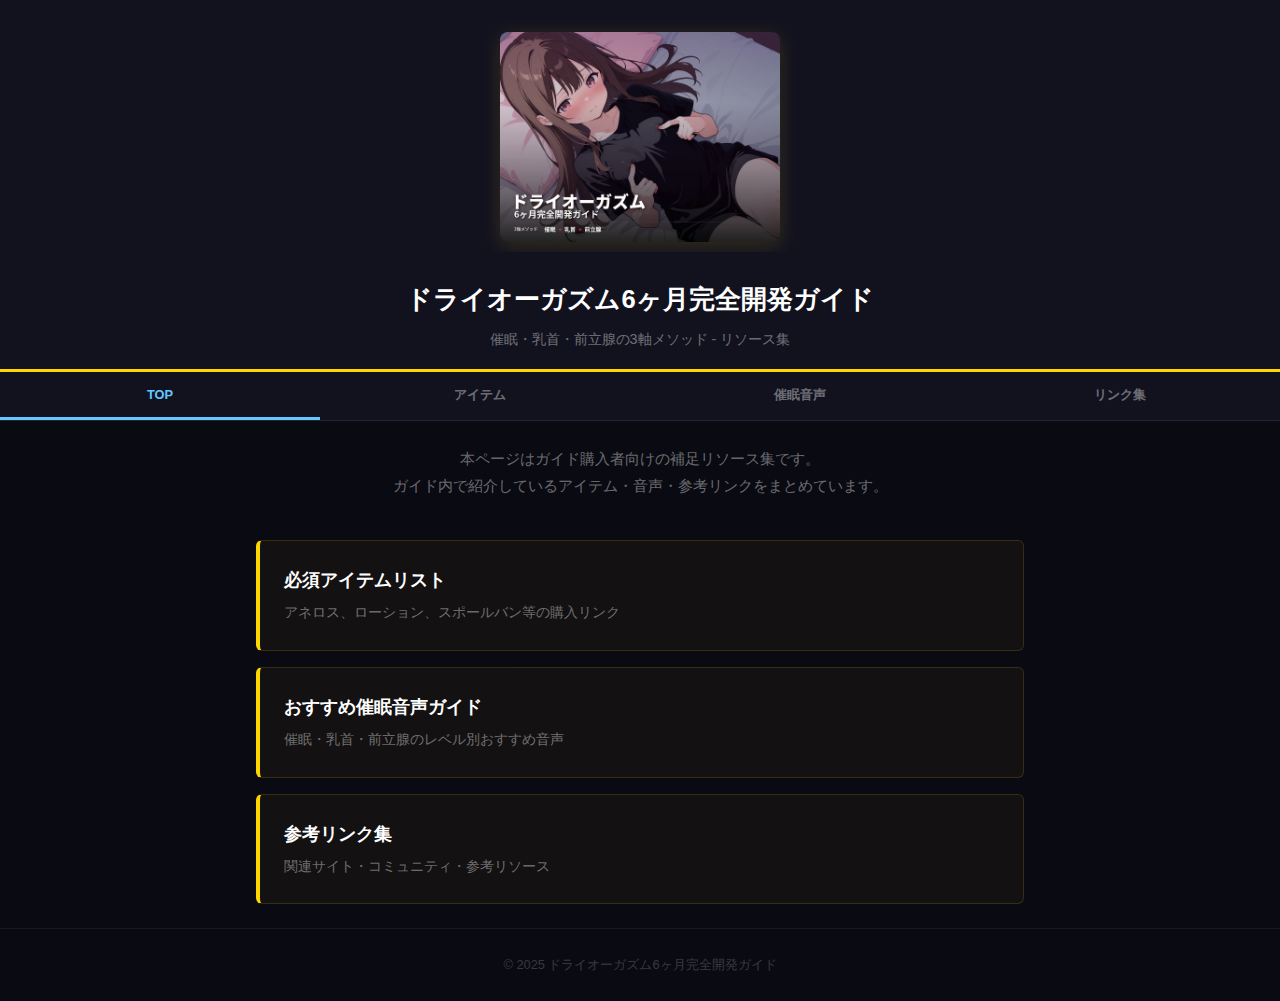
<file: src/index.html>
<!DOCTYPE html>
<html lang="ja">
<head>
  <meta charset="UTF-8">
  <meta name="viewport" content="width=device-width, initial-scale=1.0">
  <meta name="robots" content="noindex, nofollow">
  <title>ドライオーガズム6ヶ月完全開発ガイド - リソース集</title>
  <link rel="stylesheet" href="css/style.css">
</head>
<body>
  <div class="cover-image">
    <img src="cover-image.jpg" alt="ドライオーガズム6ヶ月完全開発ガイド">
  </div>

  <header>
    <h1>ドライオーガズム6ヶ月完全開発ガイド</h1>
    <p class="subtitle">催眠・乳首・前立腺の3軸メソッド - リソース集</p>
  </header>

  <nav class="tab-nav">
    <a href="index.html" class="active">TOP</a>
    <a href="pages/items.html">アイテム</a>
    <a href="pages/audio.html">催眠音声</a>
    <a href="pages/links.html">リンク集</a>
  </nav>

  <main>
    <p class="intro">
      本ページはガイド購入者向けの補足リソース集です。<br>
      ガイド内で紹介しているアイテム・音声・参考リンクをまとめています。
    </p>

    <nav class="card-nav">
      <a href="pages/items.html" class="card">
        <h2>必須アイテムリスト</h2>
        <p>アネロス、ローション、スポールバン等の購入リンク</p>
      </a>

      <a href="pages/audio.html" class="card">
        <h2>おすすめ催眠音声ガイド</h2>
        <p>催眠・乳首・前立腺のレベル別おすすめ音声</p>
      </a>

      <a href="pages/links.html" class="card">
        <h2>参考リンク集</h2>
        <p>関連サイト・コミュニティ・参考リソース</p>
      </a>
    </nav>
  </main>

  <footer>
    <p>&copy; 2025 ドライオーガズム6ヶ月完全開発ガイド</p>
  </footer>
</body>
</html>
</file>
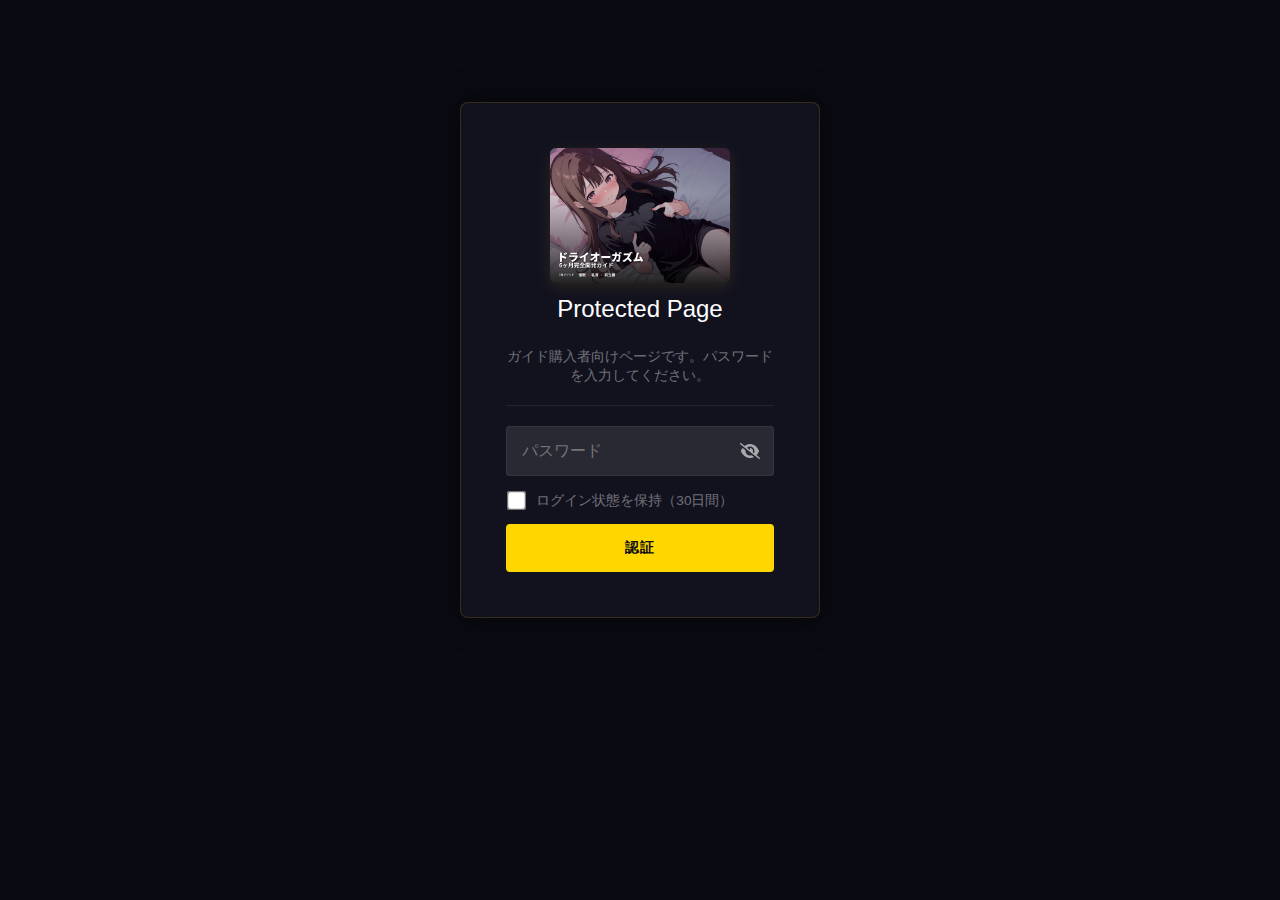
<file: docs/pages/audio.html>
<!DOCTYPE html>
<html class="staticrypt-html">
    <head>
        <meta charset="utf-8" />
        <title>Protected Page</title>
        <meta name="viewport" content="width=device-width, initial-scale=1" />
        <meta name="robots" content="noindex, nofollow" />

        <!-- do not cache this page -->
        <meta http-equiv="cache-control" content="max-age=0" />
        <meta http-equiv="cache-control" content="no-cache" />
        <meta http-equiv="expires" content="0" />
        <meta http-equiv="expires" content="Tue, 01 Jan 1980 1:00:00 GMT" />
        <meta http-equiv="pragma" content="no-cache" />

        <style>
            .staticrypt-hr {
                margin-top: 20px;
                margin-bottom: 20px;
                border: 0;
                border-top: 1px solid rgba(255, 255, 255, 0.08);
            }

            .staticrypt-page {
                width: 360px;
                padding: 8% 0 0;
                margin: auto;
                box-sizing: border-box;
            }

            .staticrypt-form {
                position: relative;
                z-index: 1;
                background: #12121f;
                max-width: 360px;
                margin: 0 auto 100px;
                padding: 45px;
                text-align: center;
                box-shadow: 0 0 30px rgba(0, 0, 0, 0.5);
                border-radius: 8px;
                border: 1px solid rgba(255, 215, 0, 0.15);
            }

            .staticrypt-form input[type="password"],
            input[type="text"] {
                background: inherit;
                border: 0;
                box-sizing: border-box;
                font-size: 14px;
                outline: 0;
                padding: 15px 30px 15px 15px;
                width: 100%;
                color: rgba(255, 255, 255, 0.85);
            }

            .staticrypt-password-container {
                position: relative;
                outline: 0;
                background: rgba(255, 255, 255, 0.05);
                width: 100%;
                border: 1px solid rgba(255, 255, 255, 0.1);
                border-radius: 4px;
                margin: 0 0 15px;
                box-sizing: border-box;
            }

            .staticrypt-toggle-password-visibility {
                cursor: pointer;
                height: 20px;
                opacity: 60%;
                padding: 13px;
                position: absolute;
                right: 0;
                top: 50%;
                transform: translateY(-50%);
                width: 20px;
                filter: invert(1);
            }

            .staticrypt-form .staticrypt-decrypt-button {
                text-transform: uppercase;
                outline: 0;
                background: #ffd700;
                width: 100%;
                border: 0;
                padding: 15px;
                color: #0a0a12;
                font-size: 14px;
                font-weight: bold;
                cursor: pointer;
                border-radius: 4px;
                letter-spacing: 0.05em;
                transition: filter 0.2s;
            }

            .staticrypt-form .staticrypt-decrypt-button:hover,
            .staticrypt-form .staticrypt-decrypt-button:active,
            .staticrypt-form .staticrypt-decrypt-button:focus {
                background: #ffd700;
                filter: brightness(110%);
            }

            .staticrypt-html {
                height: 100%;
            }

            .staticrypt-body {
                height: 100%;
                margin: 0;
            }

            .staticrypt-content {
                height: 100%;
                margin-bottom: 1em;
                background: #0a0a12;
                font-family: "Helvetica Neue", Arial, "Hiragino Kaku Gothic ProN", "Hiragino Sans", Meiryo, sans-serif;
                -webkit-font-smoothing: antialiased;
                -moz-osx-font-smoothing: grayscale;
            }

            .staticrypt-instructions {
                margin-top: -1em;
                margin-bottom: 1em;
            }

            .staticrypt-title {
                font-size: 1.5em;
                color: #fff;
            }

            .staticrypt-instructions p:not(.staticrypt-title) {
                color: rgba(255, 255, 255, 0.4);
                font-size: 0.9em;
            }

            .staticrypt-cover-image {
                margin-bottom: 1.2em;
            }

            .staticrypt-cover-image img {
                max-width: 180px;
                width: 100%;
                height: auto;
                border-radius: 6px;
                box-shadow: 0 4px 15px rgba(255, 215, 0, 0.1);
            }

            label.staticrypt-remember {
                display: flex;
                align-items: center;
                margin-bottom: 1em;
                color: rgba(255, 255, 255, 0.4);
                font-size: 0.85em;
            }

            .staticrypt-remember input[type="checkbox"] {
                transform: scale(1.5);
                margin-right: 1em;
                accent-color: #ffd700;
            }

            .hidden {
                display: none !important;
            }

            .staticrypt-spinner-container {
                height: 100%;
                display: flex;
                align-items: center;
                justify-content: center;
                background: #0a0a12;
            }

            .staticrypt-spinner {
                display: inline-block;
                width: 2rem;
                height: 2rem;
                vertical-align: text-bottom;
                border: 0.25em solid rgba(255, 215, 0, 0.3);
                border-right-color: transparent;
                border-radius: 50%;
                -webkit-animation: spinner-border 0.75s linear infinite;
                animation: spinner-border 0.75s linear infinite;
            }

            @keyframes spinner-border {
                100% {
                    transform: rotate(360deg);
                }
            }

            @media screen and (-webkit-min-device-pixel-ratio: 0) {
                .staticrypt-form input[type="password"],
                input[type="text"] {
                    font-size: 16px;
                }
            }

            @media (max-width: 600px) {
                .staticrypt-page {
                    width: 100%;
                    padding: 8% 1rem 0;
                }
                .staticrypt-form {
                    padding: 30px;
                }
                .staticrypt-cover-image img {
                    max-width: 140px;
                }
            }
        </style>
    </head>

    <body class="staticrypt-body">
        <div id="staticrypt_loading" class="staticrypt-spinner-container">
            <div class="staticrypt-spinner"></div>
        </div>

        <div id="staticrypt_content" class="staticrypt-content hidden">
            <div class="staticrypt-page">
                <div class="staticrypt-form">
                    <div class="staticrypt-cover-image">
                        <img src="../cover-image.jpg" alt="Cover" />
                    </div>

                    <div class="staticrypt-instructions">
                        <p class="staticrypt-title">Protected Page</p>
                        <p>ガイド購入者向けページです。パスワードを入力してください。</p>
                    </div>

                    <hr class="staticrypt-hr" />

                    <form id="staticrypt-form" action="#" method="post">
                        <div class="staticrypt-password-container">
                            <input
                                id="staticrypt-password"
                                type="password"
                                name="password"
                                placeholder="パスワード"
                                autofocus
                            />

                            <img
                                class="staticrypt-toggle-password-visibility"
                                alt="Show password"
                                title="Show password"
                                src="[data-uri]"
                            />
                        </div>

                        <label id="staticrypt-remember-label" class="staticrypt-remember hidden">
                            <input id="staticrypt-remember" type="checkbox" name="remember" />
                            ログイン状態を保持（30日間）
                        </label>

                        <input type="submit" class="staticrypt-decrypt-button" value="認証" />
                    </form>
                </div>
            </div>
        </div>

        <script>
            // these variables will be filled when generating the file - the template format is 'variable_name'
            const staticryptInitiator = ((function(){
  const exports = {};
  const cryptoEngine = ((function(){
  const exports = {};
  const { subtle } = crypto;

const IV_BITS = 16 * 8;
const HEX_BITS = 4;
const ENCRYPTION_ALGO = "AES-CBC";

/**
 * Translates between utf8 encoded hexadecimal strings
 * and Uint8Array bytes.
 */
const HexEncoder = {
    /**
     * hex string -> bytes
     * @param {string} hexString
     * @returns {Uint8Array}
     */
    parse: function (hexString) {
        if (hexString.length % 2 !== 0) throw "Invalid hexString";
        const arrayBuffer = new Uint8Array(hexString.length / 2);

        for (let i = 0; i < hexString.length; i += 2) {
            const byteValue = parseInt(hexString.substring(i, i + 2), 16);
            if (isNaN(byteValue)) {
                throw "Invalid hexString";
            }
            arrayBuffer[i / 2] = byteValue;
        }
        return arrayBuffer;
    },

    /**
     * bytes -> hex string
     * @param {Uint8Array} bytes
     * @returns {string}
     */
    stringify: function (bytes) {
        const hexBytes = [];

        for (let i = 0; i < bytes.length; ++i) {
            let byteString = bytes[i].toString(16);
            if (byteString.length < 2) {
                byteString = "0" + byteString;
            }
            hexBytes.push(byteString);
        }
        return hexBytes.join("");
    },
};

/**
 * Translates between utf8 strings and Uint8Array bytes.
 */
const UTF8Encoder = {
    parse: function (str) {
        return new TextEncoder().encode(str);
    },

    stringify: function (bytes) {
        return new TextDecoder().decode(bytes);
    },
};

/**
 * Salt and encrypt a msg with a password.
 */
async function encrypt(msg, hashedPassword) {
    // Must be 16 bytes, unpredictable, and preferably cryptographically random. However, it need not be secret.
    // https://developer.mozilla.org/en-US/docs/Web/API/SubtleCrypto/encrypt#parameters
    const iv = crypto.getRandomValues(new Uint8Array(IV_BITS / 8));

    const key = await subtle.importKey("raw", HexEncoder.parse(hashedPassword), ENCRYPTION_ALGO, false, ["encrypt"]);

    const encrypted = await subtle.encrypt(
        {
            name: ENCRYPTION_ALGO,
            iv: iv,
        },
        key,
        UTF8Encoder.parse(msg)
    );

    // iv will be 32 hex characters, we prepend it to the ciphertext for use in decryption
    return HexEncoder.stringify(iv) + HexEncoder.stringify(new Uint8Array(encrypted));
}
exports.encrypt = encrypt;

/**
 * Decrypt a salted msg using a password.
 *
 * @param {string} encryptedMsg
 * @param {string} hashedPassword
 * @returns {Promise<string>}
 */
async function decrypt(encryptedMsg, hashedPassword) {
    const ivLength = IV_BITS / HEX_BITS;
    const iv = HexEncoder.parse(encryptedMsg.substring(0, ivLength));
    const encrypted = encryptedMsg.substring(ivLength);

    const key = await subtle.importKey("raw", HexEncoder.parse(hashedPassword), ENCRYPTION_ALGO, false, ["decrypt"]);

    const outBuffer = await subtle.decrypt(
        {
            name: ENCRYPTION_ALGO,
            iv: iv,
        },
        key,
        HexEncoder.parse(encrypted)
    );

    return UTF8Encoder.stringify(new Uint8Array(outBuffer));
}
exports.decrypt = decrypt;

/**
 * Salt and hash the password so it can be stored in localStorage without opening a password reuse vulnerability.
 *
 * @param {string} password
 * @param {string} salt
 * @returns {Promise<string>}
 */
async function hashPassword(password, salt) {
    // we hash the password in multiple steps, each adding more iterations. This is because we used to allow less
    // iterations, so for backward compatibility reasons, we need to support going from that to more iterations.
    let hashedPassword = await hashLegacyRound(password, salt);

    hashedPassword = await hashSecondRound(hashedPassword, salt);

    return hashThirdRound(hashedPassword, salt);
}
exports.hashPassword = hashPassword;

/**
 * This hashes the password with 1k iterations. This is a low number, we need this function to support backwards
 * compatibility.
 *
 * @param {string} password
 * @param {string} salt
 * @returns {Promise<string>}
 */
function hashLegacyRound(password, salt) {
    return pbkdf2(password, salt, 1000, "SHA-1");
}
exports.hashLegacyRound = hashLegacyRound;

/**
 * Add a second round of iterations. This is because we used to use 1k, so for backwards compatibility with
 * remember-me/autodecrypt links, we need to support going from that to more iterations.
 *
 * @param hashedPassword
 * @param salt
 * @returns {Promise<string>}
 */
function hashSecondRound(hashedPassword, salt) {
    return pbkdf2(hashedPassword, salt, 14000, "SHA-256");
}
exports.hashSecondRound = hashSecondRound;

/**
 * Add a third round of iterations to bring total number to 600k. This is because we used to use 1k, then 15k, so for
 * backwards compatibility with remember-me/autodecrypt links, we need to support going from that to more iterations.
 *
 * @param hashedPassword
 * @param salt
 * @returns {Promise<string>}
 */
function hashThirdRound(hashedPassword, salt) {
    return pbkdf2(hashedPassword, salt, 585000, "SHA-256");
}
exports.hashThirdRound = hashThirdRound;

/**
 * Salt and hash the password so it can be stored in localStorage without opening a password reuse vulnerability.
 *
 * @param {string} password
 * @param {string} salt
 * @param {int} iterations
 * @param {string} hashAlgorithm
 * @returns {Promise<string>}
 */
async function pbkdf2(password, salt, iterations, hashAlgorithm) {
    const key = await subtle.importKey("raw", UTF8Encoder.parse(password), "PBKDF2", false, ["deriveBits"]);

    const keyBytes = await subtle.deriveBits(
        {
            name: "PBKDF2",
            hash: hashAlgorithm,
            iterations,
            salt: UTF8Encoder.parse(salt),
        },
        key,
        256
    );

    return HexEncoder.stringify(new Uint8Array(keyBytes));
}

function generateRandomSalt() {
    const bytes = crypto.getRandomValues(new Uint8Array(128 / 8));

    return HexEncoder.stringify(new Uint8Array(bytes));
}
exports.generateRandomSalt = generateRandomSalt;

async function signMessage(hashedPassword, message) {
    const key = await subtle.importKey(
        "raw",
        HexEncoder.parse(hashedPassword),
        {
            name: "HMAC",
            hash: "SHA-256",
        },
        false,
        ["sign"]
    );
    const signature = await subtle.sign("HMAC", key, UTF8Encoder.parse(message));

    return HexEncoder.stringify(new Uint8Array(signature));
}
exports.signMessage = signMessage;

function getRandomAlphanum() {
    const possibleCharacters = "abcdefghijklmnopqrstuvwxyzABCDEFGHIJKLMNOPQRSTUVWXYZ0123456789";

    let byteArray;
    let parsedInt;

    // Keep generating new random bytes until we get a value that falls
    // within a range that can be evenly divided by possibleCharacters.length
    do {
        byteArray = crypto.getRandomValues(new Uint8Array(1));
        // extract the lowest byte to get an int from 0 to 255 (probably unnecessary, since we're only generating 1 byte)
        parsedInt = byteArray[0] & 0xff;
    } while (parsedInt >= 256 - (256 % possibleCharacters.length));

    // Take the modulo of the parsed integer to get a random number between 0 and totalLength - 1
    const randomIndex = parsedInt % possibleCharacters.length;

    return possibleCharacters[randomIndex];
}

/**
 * Generate a random string of a given length.
 *
 * @param {int} length
 * @returns {string}
 */
function generateRandomString(length) {
    let randomString = "";

    for (let i = 0; i < length; i++) {
        randomString += getRandomAlphanum();
    }

    return randomString;
}
exports.generateRandomString = generateRandomString;

  return exports;
})());
const codec = ((function(){
  const exports = {};
  /**
 * Initialize the codec with the provided cryptoEngine - this return functions to encode and decode messages.
 *
 * @param cryptoEngine - the engine to use for encryption / decryption
 */
function init(cryptoEngine) {
    const exports = {};

    /**
     * Top-level function for encoding a message.
     * Includes password hashing, encryption, and signing.
     *
     * @param {string} msg
     * @param {string} password
     * @param {string} salt
     *
     * @returns {string} The encoded text
     */
    async function encode(msg, password, salt) {
        const hashedPassword = await cryptoEngine.hashPassword(password, salt);

        const encrypted = await cryptoEngine.encrypt(msg, hashedPassword);

        // we use the hashed password in the HMAC because this is effectively what will be used a password (so we can store
        // it in localStorage safely, we don't use the clear text password)
        const hmac = await cryptoEngine.signMessage(hashedPassword, encrypted);

        return hmac + encrypted;
    }
    exports.encode = encode;

    /**
     * Encode using a password that has already been hashed. This is useful to encode multiple messages in a row, that way
     * we don't need to hash the password multiple times.
     *
     * @param {string} msg
     * @param {string} hashedPassword
     *
     * @returns {string} The encoded text
     */
    async function encodeWithHashedPassword(msg, hashedPassword) {
        const encrypted = await cryptoEngine.encrypt(msg, hashedPassword);

        // we use the hashed password in the HMAC because this is effectively what will be used a password (so we can store
        // it in localStorage safely, we don't use the clear text password)
        const hmac = await cryptoEngine.signMessage(hashedPassword, encrypted);

        return hmac + encrypted;
    }
    exports.encodeWithHashedPassword = encodeWithHashedPassword;

    /**
     * Top-level function for decoding a message.
     * Includes signature check and decryption.
     *
     * @param {string} signedMsg
     * @param {string} hashedPassword
     * @param {string} salt
     * @param {int} backwardCompatibleAttempt
     * @param {string} originalPassword
     *
     * @returns {Object} {success: true, decoded: string} | {success: false, message: string}
     */
    async function decode(signedMsg, hashedPassword, salt, backwardCompatibleAttempt = 0, originalPassword = "") {
        const encryptedHMAC = signedMsg.substring(0, 64);
        const encryptedMsg = signedMsg.substring(64);
        const decryptedHMAC = await cryptoEngine.signMessage(hashedPassword, encryptedMsg);

        if (decryptedHMAC !== encryptedHMAC) {
            // we have been raising the number of iterations in the hashing algorithm multiple times, so to support the old
            // remember-me/autodecrypt links we need to try bringing the old hashes up to speed.
            originalPassword = originalPassword || hashedPassword;
            if (backwardCompatibleAttempt === 0) {
                const updatedHashedPassword = await cryptoEngine.hashThirdRound(originalPassword, salt);

                return decode(signedMsg, updatedHashedPassword, salt, backwardCompatibleAttempt + 1, originalPassword);
            }
            if (backwardCompatibleAttempt === 1) {
                let updatedHashedPassword = await cryptoEngine.hashSecondRound(originalPassword, salt);
                updatedHashedPassword = await cryptoEngine.hashThirdRound(updatedHashedPassword, salt);

                return decode(signedMsg, updatedHashedPassword, salt, backwardCompatibleAttempt + 1, originalPassword);
            }

            return { success: false, message: "Signature mismatch" };
        }

        return {
            success: true,
            decoded: await cryptoEngine.decrypt(encryptedMsg, hashedPassword),
        };
    }
    exports.decode = decode;

    return exports;
}
exports.init = init;

  return exports;
})());
const decode = codec.init(cryptoEngine).decode;

/**
 * Initialize the staticrypt module, that exposes functions callbable by the password_template.
 *
 * @param {{
 *  staticryptEncryptedMsgUniqueVariableName: string,
 *  isRememberEnabled: boolean,
 *  rememberDurationInDays: number,
 *  staticryptSaltUniqueVariableName: string,
 * }} staticryptConfig - object of data that is stored on the password_template at encryption time.
 *
 * @param {{
 *  rememberExpirationKey: string,
 *  rememberPassphraseKey: string,
 *  replaceHtmlCallback: function,
 *  clearLocalStorageCallback: function,
 * }} templateConfig - object of data that can be configured by a custom password_template.
 */
function init(staticryptConfig, templateConfig) {
    const exports = {};

    /**
     * Decrypt our encrypted page, replace the whole HTML.
     *
     * @param {string} hashedPassword
     * @returns {Promise<boolean>}
     */
    async function decryptAndReplaceHtml(hashedPassword) {
        const { staticryptEncryptedMsgUniqueVariableName, staticryptSaltUniqueVariableName } = staticryptConfig;
        const { replaceHtmlCallback } = templateConfig;

        const result = await decode(
            staticryptEncryptedMsgUniqueVariableName,
            hashedPassword,
            staticryptSaltUniqueVariableName
        );
        if (!result.success) {
            return false;
        }
        const plainHTML = result.decoded;

        // if the user configured a callback call it, otherwise just replace the whole HTML
        if (typeof replaceHtmlCallback === "function") {
            replaceHtmlCallback(plainHTML);
        } else {
            document.write(plainHTML);
            document.close();
        }

        return true;
    }

    /**
     * Attempt to decrypt the page and replace the whole HTML.
     *
     * @param {string} password
     * @param {boolean} isRememberChecked
     *
     * @returns {Promise<{isSuccessful: boolean, hashedPassword?: string}>} - we return an object, so that if we want to
     *   expose more information in the future we can do it without breaking the password_template
     */
    async function handleDecryptionOfPage(password, isRememberChecked) {
        const { staticryptSaltUniqueVariableName } = staticryptConfig;

        // decrypt and replace the whole page
        const hashedPassword = await cryptoEngine.hashPassword(password, staticryptSaltUniqueVariableName);
        return handleDecryptionOfPageFromHash(hashedPassword, isRememberChecked);
    }
    exports.handleDecryptionOfPage = handleDecryptionOfPage;

    async function handleDecryptionOfPageFromHash(hashedPassword, isRememberChecked) {
        const { isRememberEnabled, rememberDurationInDays } = staticryptConfig;
        const { rememberExpirationKey, rememberPassphraseKey } = templateConfig;

        const isDecryptionSuccessful = await decryptAndReplaceHtml(hashedPassword);

        if (!isDecryptionSuccessful) {
            return {
                isSuccessful: false,
                hashedPassword,
            };
        }

        // remember the hashedPassword and set its expiration if necessary
        if (isRememberEnabled && isRememberChecked) {
            window.localStorage.setItem(rememberPassphraseKey, hashedPassword);

            // set the expiration if the duration isn't 0 (meaning no expiration)
            if (rememberDurationInDays > 0) {
                window.localStorage.setItem(
                    rememberExpirationKey,
                    (new Date().getTime() + rememberDurationInDays * 24 * 60 * 60 * 1000).toString()
                );
            }
        }

        return {
            isSuccessful: true,
            hashedPassword,
        };
    }
    exports.handleDecryptionOfPageFromHash = handleDecryptionOfPageFromHash;

    /**
     * Clear localstorage from staticrypt related values
     */
    function clearLocalStorage() {
        const { clearLocalStorageCallback, rememberExpirationKey, rememberPassphraseKey } = templateConfig;

        if (typeof clearLocalStorageCallback === "function") {
            clearLocalStorageCallback();
        } else {
            localStorage.removeItem(rememberPassphraseKey);
            localStorage.removeItem(rememberExpirationKey);
        }
    }

    async function handleDecryptOnLoad() {
        let isSuccessful = await decryptOnLoadFromUrl();

        if (!isSuccessful) {
            isSuccessful = await decryptOnLoadFromRememberMe();
        }

        return { isSuccessful };
    }
    exports.handleDecryptOnLoad = handleDecryptOnLoad;

    /**
     * Clear storage if we are logging out
     *
     * @returns {boolean} - whether we logged out
     */
    function logoutIfNeeded() {
        const logoutKey = "staticrypt_logout";

        // handle logout through query param
        const queryParams = new URLSearchParams(window.location.search);
        if (queryParams.has(logoutKey)) {
            clearLocalStorage();
            return true;
        }

        // handle logout through URL fragment
        const hash = window.location.hash.substring(1);
        if (hash.includes(logoutKey)) {
            clearLocalStorage();
            return true;
        }

        return false;
    }

    /**
     * To be called on load: check if we want to try to decrypt and replace the HTML with the decrypted content, and
     * try to do it if needed.
     *
     * @returns {Promise<boolean>} true if we derypted and replaced the whole page, false otherwise
     */
    async function decryptOnLoadFromRememberMe() {
        const { rememberDurationInDays } = staticryptConfig;
        const { rememberExpirationKey, rememberPassphraseKey } = templateConfig;

        // if we are login out, terminate
        if (logoutIfNeeded()) {
            return false;
        }

        // if there is expiration configured, check if we're not beyond the expiration
        if (rememberDurationInDays && rememberDurationInDays > 0) {
            const expiration = localStorage.getItem(rememberExpirationKey),
                isExpired = expiration && new Date().getTime() > parseInt(expiration);

            if (isExpired) {
                clearLocalStorage();
                return false;
            }
        }

        const hashedPassword = localStorage.getItem(rememberPassphraseKey);

        if (hashedPassword) {
            // try to decrypt
            const isDecryptionSuccessful = await decryptAndReplaceHtml(hashedPassword);

            // if the decryption is unsuccessful the password might be wrong - silently clear the saved data and let
            // the user fill the password form again
            if (!isDecryptionSuccessful) {
                clearLocalStorage();
                return false;
            }

            return true;
        }

        return false;
    }

    async function decryptOnLoadFromUrl() {
        const passwordKey = "staticrypt_pwd";
        const rememberMeKey = "remember_me";

        // try to get the password from the query param (for backward compatibility - we now want to avoid this method,
        // since it sends the hashed password to the server which isn't needed)
        const queryParams = new URLSearchParams(window.location.search);
        const hashedPasswordQuery = queryParams.get(passwordKey);
        const rememberMeQuery = queryParams.get(rememberMeKey);

        const urlFragment = window.location.hash.substring(1);
        // get the password from the url fragment
        const hashedPasswordRegexMatch = urlFragment.match(new RegExp(passwordKey + "=([^&]*)"));
        const hashedPasswordFragment = hashedPasswordRegexMatch ? hashedPasswordRegexMatch[1] : null;
        const rememberMeFragment = urlFragment.includes(rememberMeKey);

        const hashedPassword = hashedPasswordFragment || hashedPasswordQuery;
        const rememberMe = rememberMeFragment || rememberMeQuery;

        if (hashedPassword) {
            return handleDecryptionOfPageFromHash(hashedPassword, rememberMe);
        }

        return false;
    }

    return exports;
}
exports.init = init;

  return exports;
})());
            const templateError = "パスワードが違います",
                templateToggleAltShow = "Show password",
                templateToggleAltHide = "Hide password",
                isRememberEnabled = true,
                staticryptConfig = {"staticryptEncryptedMsgUniqueVariableName":"[base64]","isRememberEnabled":true,"rememberDurationInDays":30,"staticryptSaltUniqueVariableName":"50ad0dee8ce6b9dc1645f409ec5d5785"};

            // you can edit these values to customize some of the behavior of StatiCrypt
            const templateConfig = {
                rememberExpirationKey: "staticrypt_expiration",
                rememberPassphraseKey: "staticrypt_passphrase",
                replaceHtmlCallback: null,
                clearLocalStorageCallback: null,
            };

            // init the staticrypt engine
            const staticrypt = staticryptInitiator.init(staticryptConfig, templateConfig);

            // try to automatically decrypt on load if there is a saved password
            window.onload = async function () {
                const { isSuccessful } = await staticrypt.handleDecryptOnLoad();

                // if we didn't decrypt anything on load, show the password prompt. Otherwise the content has already been
                // replaced, no need to do anything
                if (!isSuccessful) {
                    // hide loading screen
                    document.getElementById("staticrypt_loading").classList.add("hidden");
                    document.getElementById("staticrypt_content").classList.remove("hidden");
                    document.getElementById("staticrypt-password").focus();

                    // show the remember me checkbox
                    if (isRememberEnabled) {
                        document.getElementById("staticrypt-remember-label").classList.remove("hidden");
                    }
                }
            };

            // toggle password visibility
            const toggleIcon = document.querySelector(".staticrypt-toggle-password-visibility");
            // these two icons are coming from FontAwesome
            const imgSrcEyeClosed =
                "[data-uri]";
            const imgSrcEyeOpened =
                "[data-uri]";
            toggleIcon.addEventListener("click", function () {
                const passwordInput = document.getElementById("staticrypt-password");
                if (passwordInput.type === "password") {
                    passwordInput.type = "text";
                    toggleIcon.src = imgSrcEyeOpened;
                    toggleIcon.alt = templateToggleAltHide;
                    toggleIcon.title = templateToggleAltHide;
                } else {
                    passwordInput.type = "password";
                    toggleIcon.src = imgSrcEyeClosed;
                    toggleIcon.alt = templateToggleAltShow;
                    toggleIcon.title = templateToggleAltShow;
                }
            });

            // handle password form submission
            document.getElementById("staticrypt-form").addEventListener("submit", async function (e) {
                e.preventDefault();

                const password = document.getElementById("staticrypt-password").value,
                    isRememberChecked = document.getElementById("staticrypt-remember").checked;

                const { isSuccessful } = await staticrypt.handleDecryptionOfPage(password, isRememberChecked);

                if (!isSuccessful) {
                    alert(templateError);
                }
            });
        </script>
    </body>
</html>
</file>
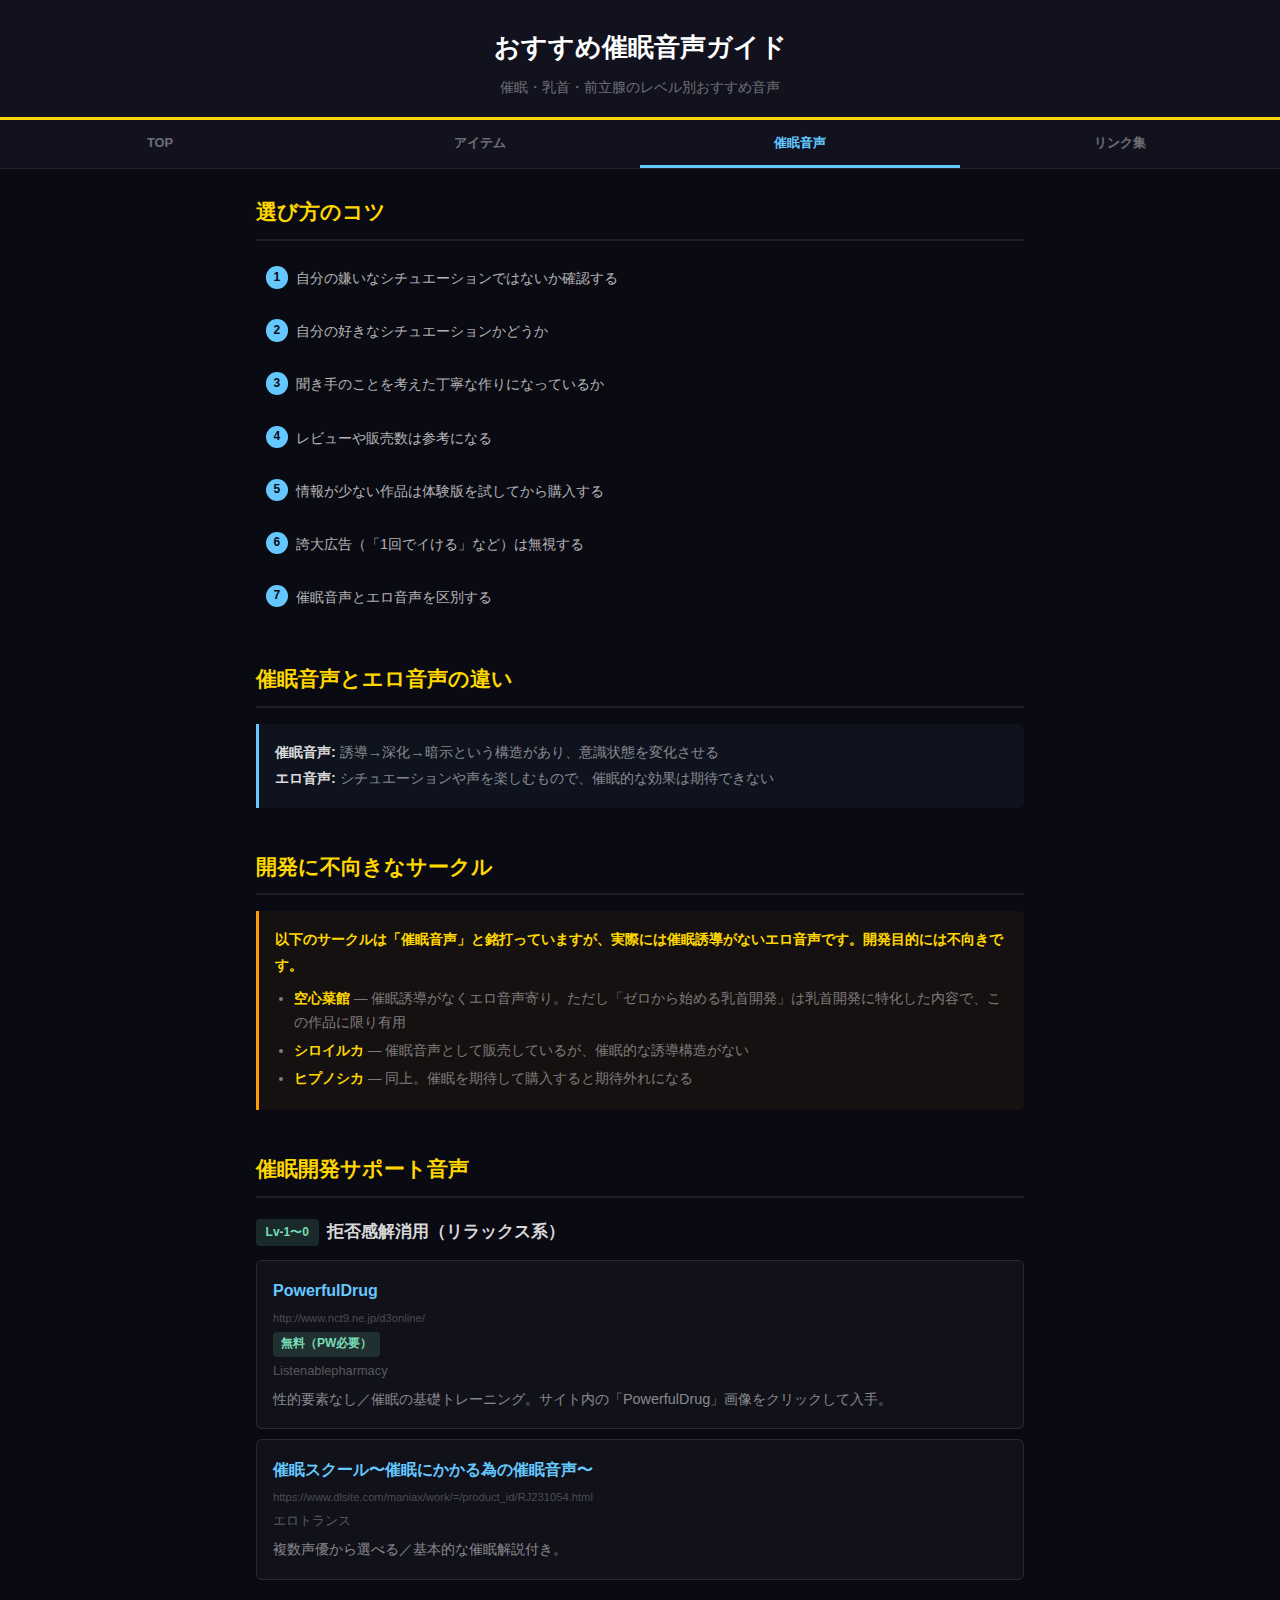
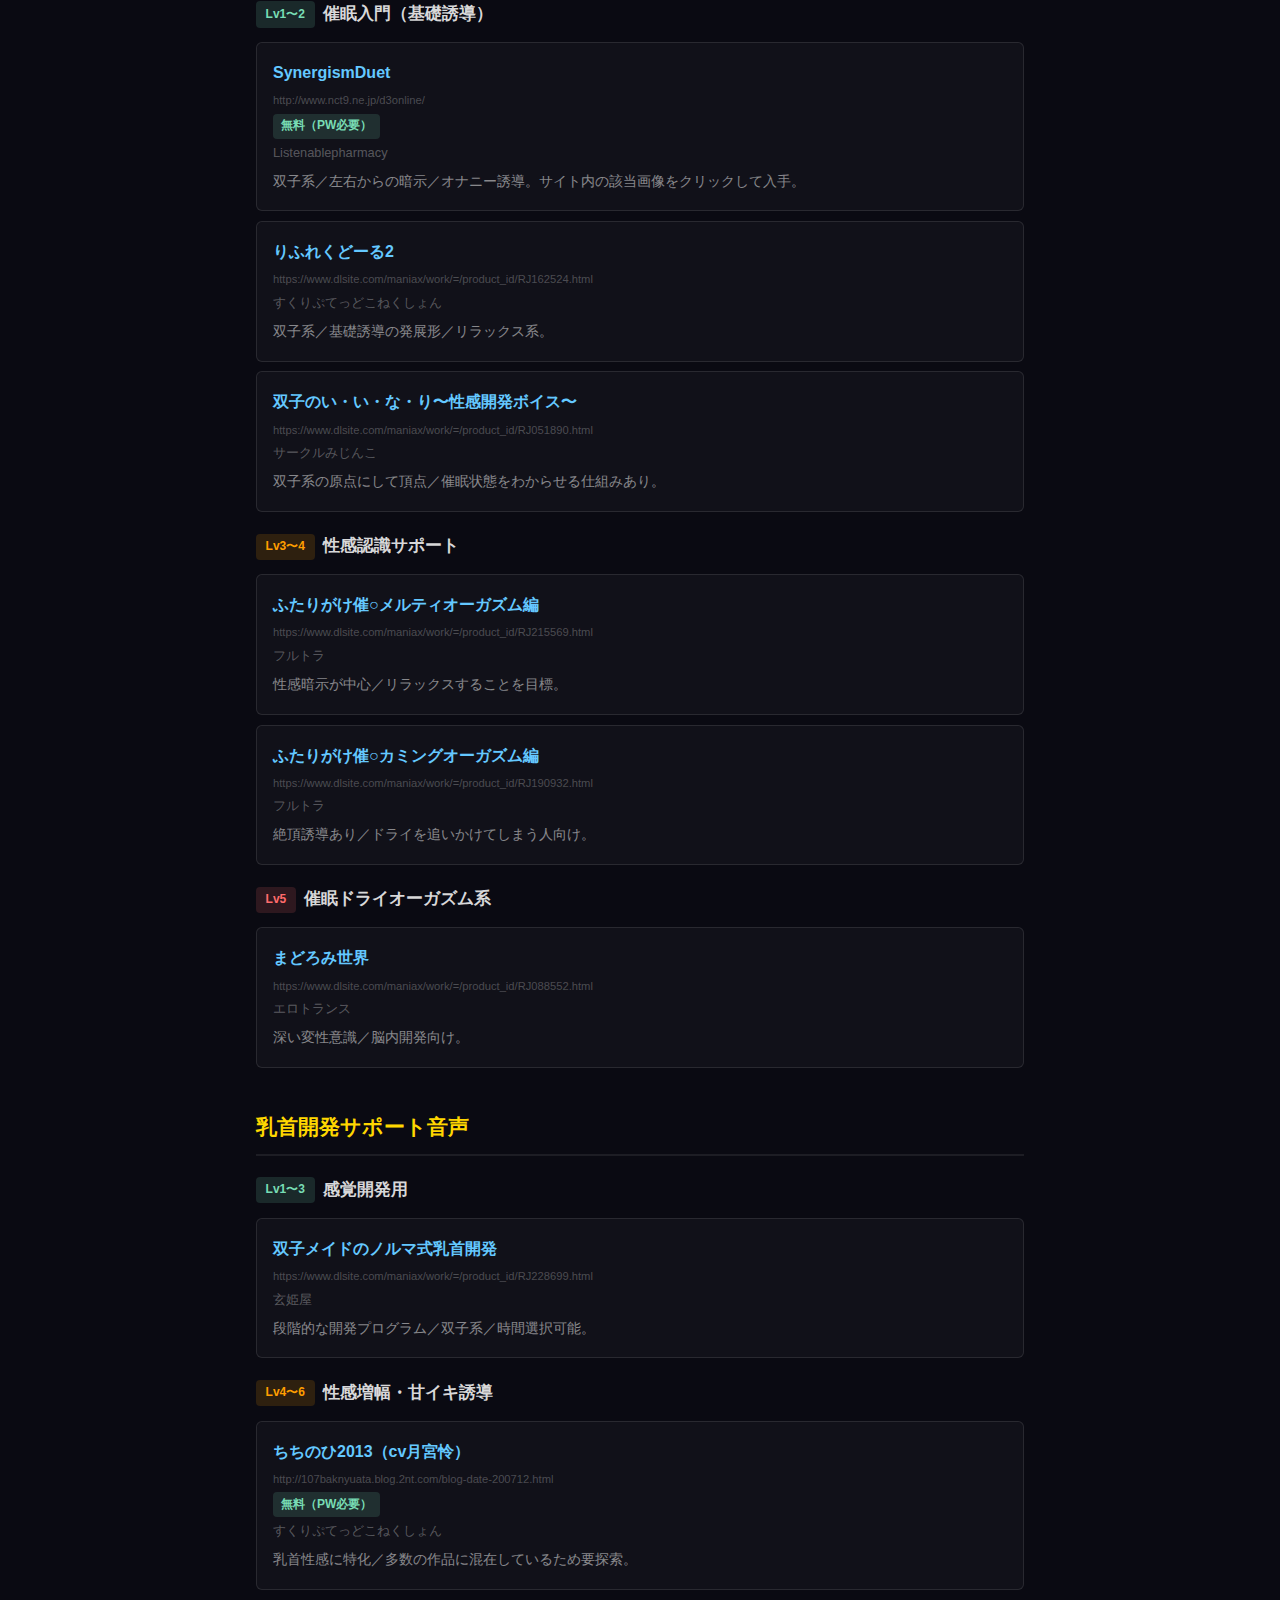
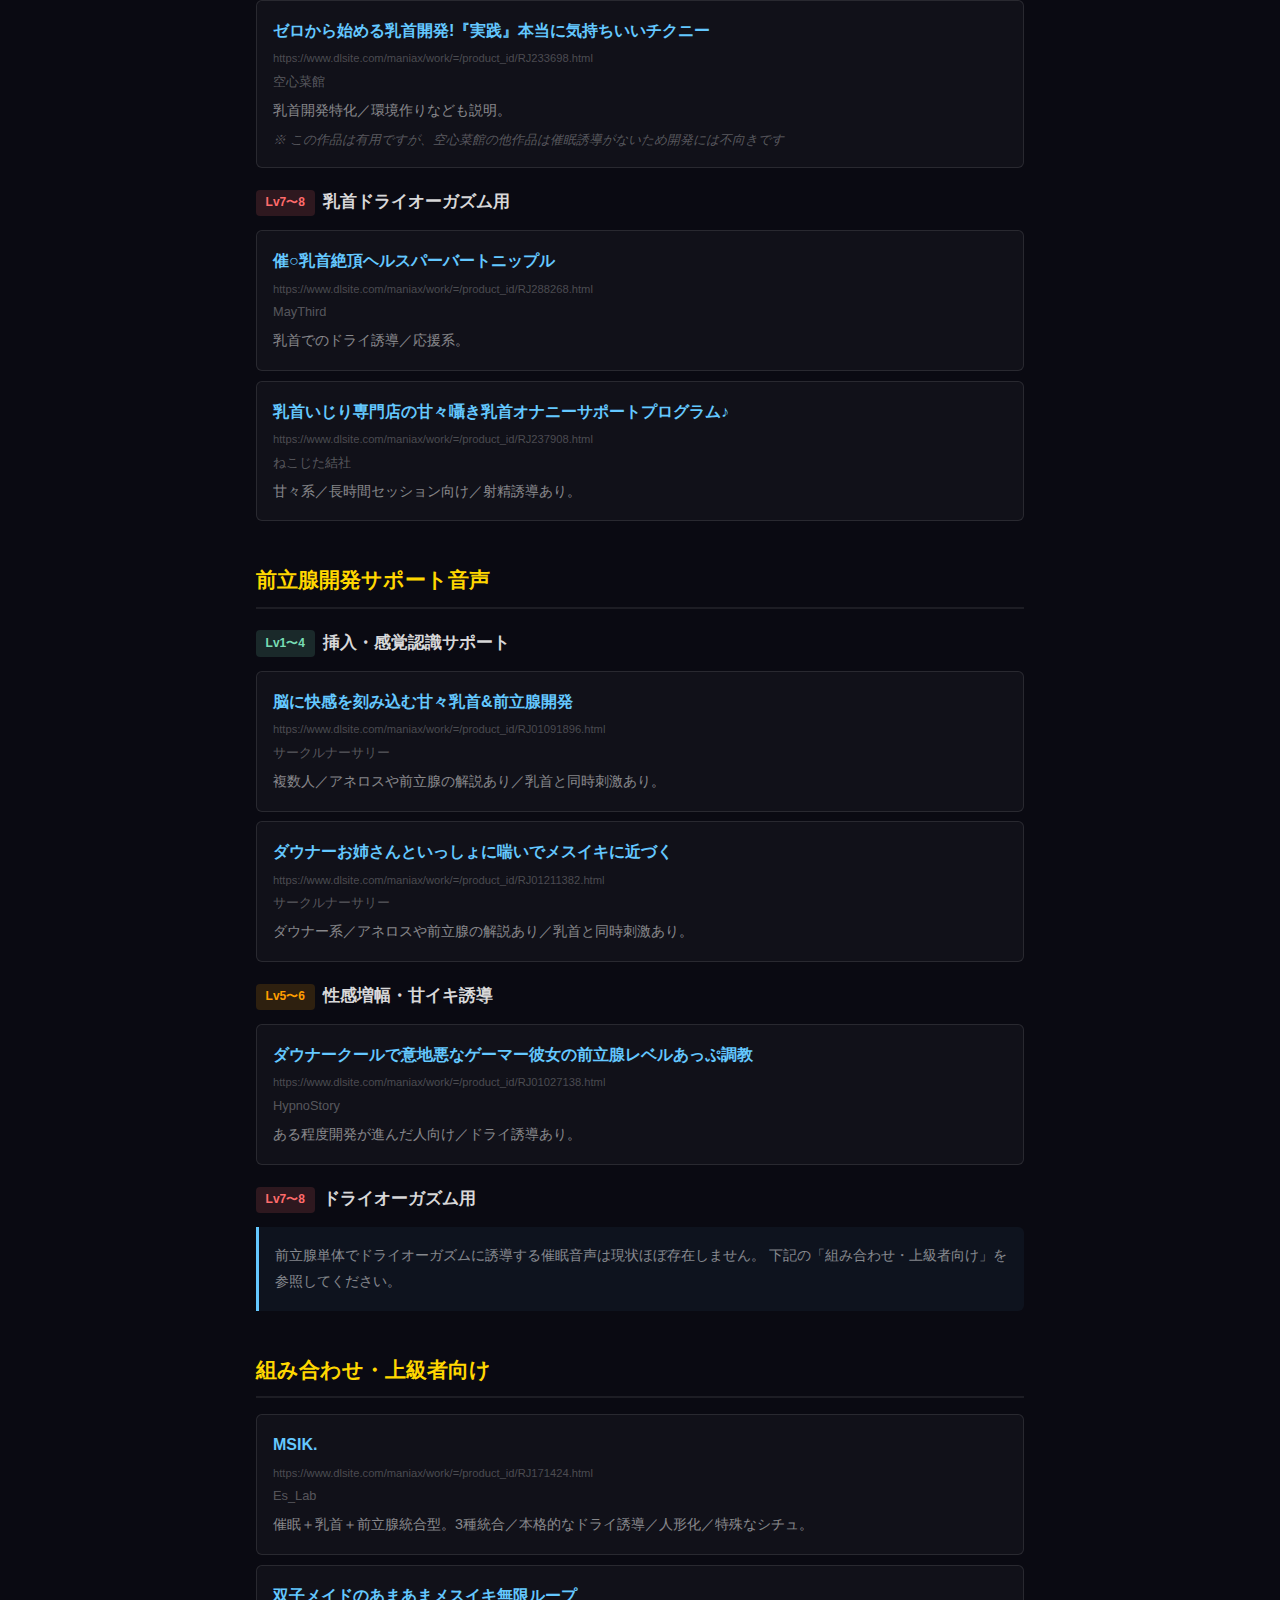
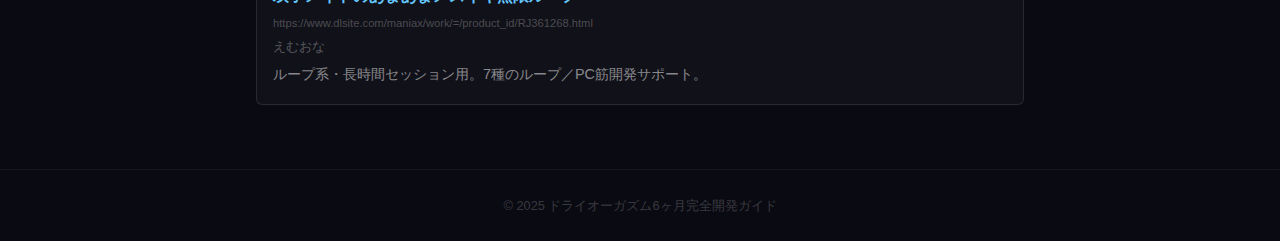
<file: src/pages/audio.html>
<!DOCTYPE html>
<html lang="ja">
<head>
  <meta charset="UTF-8">
  <meta name="viewport" content="width=device-width, initial-scale=1.0">
  <meta name="robots" content="noindex, nofollow">
  <title>おすすめ催眠音声ガイド - ドライオーガズムガイド</title>
  <link rel="stylesheet" href="../css/style.css">
</head>
<body>
  <header>
    <h1>おすすめ催眠音声ガイド</h1>
    <p class="subtitle">催眠・乳首・前立腺のレベル別おすすめ音声</p>
  </header>

  <nav class="tab-nav">
    <a href="../index.html">TOP</a>
    <a href="items.html">アイテム</a>
    <a href="audio.html" class="active">催眠音声</a>
    <a href="links.html">リンク集</a>
  </nav>

  <main>
    <!-- 選び方のコツ -->
    <div class="section">
      <h2>選び方のコツ</h2>
      <ol class="tips-list">
        <li>自分の嫌いなシチュエーションではないか確認する</li>
        <li>自分の好きなシチュエーションかどうか</li>
        <li>聞き手のことを考えた丁寧な作りになっているか</li>
        <li>レビューや販売数は参考になる</li>
        <li>情報が少ない作品は体験版を試してから購入する</li>
        <li>誇大広告（「1回でイける」など）は無視する</li>
        <li>催眠音声とエロ音声を区別する</li>
      </ol>
    </div>

    <!-- 催眠音声とエロ音声の違い -->
    <div class="section">
      <h2>催眠音声とエロ音声の違い</h2>
      <div class="info-box">
        <strong>催眠音声:</strong> 誘導→深化→暗示という構造があり、意識状態を変化させる<br>
        <strong>エロ音声:</strong> シチュエーションや声を楽しむもので、催眠的な効果は期待できない
      </div>
    </div>

    <!-- 注意が必要なサークル -->
    <div class="section">
      <h2>開発に不向きなサークル</h2>
      <div class="warning-box">
        <strong>以下のサークルは「催眠音声」と銘打っていますが、実際には催眠誘導がないエロ音声です。開発目的には不向きです。</strong>
        <ul>
          <li><strong>空心菜館</strong> — 催眠誘導がなくエロ音声寄り。ただし「ゼロから始める乳首開発」は乳首開発に特化した内容で、この作品に限り有用</li>
          <li><strong>シロイルカ</strong> — 催眠音声として販売しているが、催眠的な誘導構造がない</li>
          <li><strong>ヒプノシカ</strong> — 同上。催眠を期待して購入すると期待外れになる</li>
        </ul>
      </div>
    </div>

    <!-- ==================== -->
    <!-- 催眠開発サポート音声 -->
    <!-- ==================== -->
    <div class="section">
      <h2>催眠開発サポート音声</h2>

      <!-- Lv-1〜0 -->
      <h3><span class="level-badge beginner">Lv-1〜0</span>拒否感解消用（リラックス系）</h3>
      <ul class="item-list">
        <li>
          <a href="http://www.nct9.ne.jp/d3online/" target="_blank" rel="noopener noreferrer">PowerfulDrug</a>
          <span class="url-display">http://www.nct9.ne.jp/d3online/</span>
          <span class="free-badge">無料（PW必要）</span>
          <span class="circle-name">Listenablepharmacy</span>
          <span class="description">性的要素なし／催眠の基礎トレーニング。サイト内の「PowerfulDrug」画像をクリックして入手。</span>
        </li>
        <li>
          <a href="https://www.dlsite.com/maniax/work/=/product_id/RJ231054.html" target="_blank" rel="noopener noreferrer">催眠スクール〜催眠にかかる為の催眠音声〜</a>
          <span class="url-display">https://www.dlsite.com/maniax/work/=/product_id/RJ231054.html</span>
          <span class="circle-name">エロトランス</span>
          <span class="description">複数声優から選べる／基本的な催眠解説付き。</span>
        </li>
      </ul>

      <!-- Lv1〜2 -->
      <h3><span class="level-badge beginner">Lv1〜2</span>催眠入門（基礎誘導）</h3>
      <ul class="item-list">
        <li>
          <a href="http://www.nct9.ne.jp/d3online/" target="_blank" rel="noopener noreferrer">SynergismDuet</a>
          <span class="url-display">http://www.nct9.ne.jp/d3online/</span>
          <span class="free-badge">無料（PW必要）</span>
          <span class="circle-name">Listenablepharmacy</span>
          <span class="description">双子系／左右からの暗示／オナニー誘導。サイト内の該当画像をクリックして入手。</span>
        </li>
        <li>
          <a href="https://www.dlsite.com/maniax/work/=/product_id/RJ162524.html" target="_blank" rel="noopener noreferrer">りふれくどーる2</a>
          <span class="url-display">https://www.dlsite.com/maniax/work/=/product_id/RJ162524.html</span>
          <span class="circle-name">すくりぷてっどこねくしょん</span>
          <span class="description">双子系／基礎誘導の発展形／リラックス系。</span>
        </li>
        <li>
          <a href="https://www.dlsite.com/maniax/work/=/product_id/RJ051890.html" target="_blank" rel="noopener noreferrer">双子のい・い・な・り〜性感開発ボイス〜</a>
          <span class="url-display">https://www.dlsite.com/maniax/work/=/product_id/RJ051890.html</span>
          <span class="circle-name">サークルみじんこ</span>
          <span class="description">双子系の原点にして頂点／催眠状態をわからせる仕組みあり。</span>
        </li>
      </ul>

      <!-- Lv3〜4 -->
      <h3><span class="level-badge intermediate">Lv3〜4</span>性感認識サポート</h3>
      <ul class="item-list">
        <li>
          <a href="https://www.dlsite.com/maniax/work/=/product_id/RJ215569.html" target="_blank" rel="noopener noreferrer">ふたりがけ催○メルティオーガズム編</a>
          <span class="url-display">https://www.dlsite.com/maniax/work/=/product_id/RJ215569.html</span>
          <span class="circle-name">フルトラ</span>
          <span class="description">性感暗示が中心／リラックスすることを目標。</span>
        </li>
        <li>
          <a href="https://www.dlsite.com/maniax/work/=/product_id/RJ190932.html" target="_blank" rel="noopener noreferrer">ふたりがけ催○カミングオーガズム編</a>
          <span class="url-display">https://www.dlsite.com/maniax/work/=/product_id/RJ190932.html</span>
          <span class="circle-name">フルトラ</span>
          <span class="description">絶頂誘導あり／ドライを追いかけてしまう人向け。</span>
        </li>
      </ul>

      <!-- Lv5 -->
      <h3><span class="level-badge advanced">Lv5</span>催眠ドライオーガズム系</h3>
      <ul class="item-list">
        <li>
          <a href="https://www.dlsite.com/maniax/work/=/product_id/RJ088552.html" target="_blank" rel="noopener noreferrer">まどろみ世界</a>
          <span class="url-display">https://www.dlsite.com/maniax/work/=/product_id/RJ088552.html</span>
          <span class="circle-name">エロトランス</span>
          <span class="description">深い変性意識／脳内開発向け。</span>
        </li>
      </ul>
    </div>

    <!-- ==================== -->
    <!-- 乳首開発サポート音声 -->
    <!-- ==================== -->
    <div class="section">
      <h2>乳首開発サポート音声</h2>

      <!-- Lv1〜3 -->
      <h3><span class="level-badge beginner">Lv1〜3</span>感覚開発用</h3>
      <ul class="item-list">
        <li>
          <a href="https://www.dlsite.com/maniax/work/=/product_id/RJ228699.html" target="_blank" rel="noopener noreferrer">双子メイドのノルマ式乳首開発</a>
          <span class="url-display">https://www.dlsite.com/maniax/work/=/product_id/RJ228699.html</span>
          <span class="circle-name">玄姫屋</span>
          <span class="description">段階的な開発プログラム／双子系／時間選択可能。</span>
        </li>
      </ul>

      <!-- Lv4〜6 -->
      <h3><span class="level-badge intermediate">Lv4〜6</span>性感増幅・甘イキ誘導</h3>
      <ul class="item-list">
        <li>
          <a href="http://107baknyuata.blog.2nt.com/blog-date-200712.html" target="_blank" rel="noopener noreferrer">ちちのひ2013（cv月宮怜）</a>
          <span class="url-display">http://107baknyuata.blog.2nt.com/blog-date-200712.html</span>
          <span class="free-badge">無料（PW必要）</span>
          <span class="circle-name">すくりぷてっどこねくしょん</span>
          <span class="description">乳首性感に特化／多数の作品に混在しているため要探索。</span>
        </li>
        <li>
          <a href="https://www.dlsite.com/maniax/work/=/product_id/RJ233698.html" target="_blank" rel="noopener noreferrer">ゼロから始める乳首開発!『実践』本当に気持ちいいチクニー</a>
          <span class="url-display">https://www.dlsite.com/maniax/work/=/product_id/RJ233698.html</span>
          <span class="circle-name">空心菜館</span>
          <span class="description">乳首開発特化／環境作りなども説明。</span>
          <span class="note">※ この作品は有用ですが、空心菜館の他作品は催眠誘導がないため開発には不向きです</span>
        </li>
      </ul>

      <!-- Lv7〜8 -->
      <h3><span class="level-badge advanced">Lv7〜8</span>乳首ドライオーガズム用</h3>
      <ul class="item-list">
        <li>
          <a href="https://www.dlsite.com/maniax/work/=/product_id/RJ288268.html" target="_blank" rel="noopener noreferrer">催○乳首絶頂ヘルスパーバートニップル</a>
          <span class="url-display">https://www.dlsite.com/maniax/work/=/product_id/RJ288268.html</span>
          <span class="circle-name">MayThird</span>
          <span class="description">乳首でのドライ誘導／応援系。</span>
        </li>
        <li>
          <a href="https://www.dlsite.com/maniax/work/=/product_id/RJ237908.html" target="_blank" rel="noopener noreferrer">乳首いじり専門店の甘々囁き乳首オナニーサポートプログラム♪</a>
          <span class="url-display">https://www.dlsite.com/maniax/work/=/product_id/RJ237908.html</span>
          <span class="circle-name">ねこじた結社</span>
          <span class="description">甘々系／長時間セッション向け／射精誘導あり。</span>
        </li>
      </ul>
    </div>

    <!-- ====================== -->
    <!-- 前立腺開発サポート音声 -->
    <!-- ====================== -->
    <div class="section">
      <h2>前立腺開発サポート音声</h2>

      <!-- Lv1〜4 -->
      <h3><span class="level-badge beginner">Lv1〜4</span>挿入・感覚認識サポート</h3>
      <ul class="item-list">
        <li>
          <a href="https://www.dlsite.com/maniax/work/=/product_id/RJ01091896.html" target="_blank" rel="noopener noreferrer">脳に快感を刻み込む甘々乳首&amp;前立腺開発</a>
          <span class="url-display">https://www.dlsite.com/maniax/work/=/product_id/RJ01091896.html</span>
          <span class="circle-name">サークルナーサリー</span>
          <span class="description">複数人／アネロスや前立腺の解説あり／乳首と同時刺激あり。</span>
        </li>
        <li>
          <a href="https://www.dlsite.com/maniax/work/=/product_id/RJ01211382.html" target="_blank" rel="noopener noreferrer">ダウナーお姉さんといっしょに喘いでメスイキに近づく</a>
          <span class="url-display">https://www.dlsite.com/maniax/work/=/product_id/RJ01211382.html</span>
          <span class="circle-name">サークルナーサリー</span>
          <span class="description">ダウナー系／アネロスや前立腺の解説あり／乳首と同時刺激あり。</span>
        </li>
      </ul>

      <!-- Lv5〜6 -->
      <h3><span class="level-badge intermediate">Lv5〜6</span>性感増幅・甘イキ誘導</h3>
      <ul class="item-list">
        <li>
          <a href="https://www.dlsite.com/maniax/work/=/product_id/RJ01027138.html" target="_blank" rel="noopener noreferrer">ダウナークールで意地悪なゲーマー彼女の前立腺レベルあっぷ調教</a>
          <span class="url-display">https://www.dlsite.com/maniax/work/=/product_id/RJ01027138.html</span>
          <span class="circle-name">HypnoStory</span>
          <span class="description">ある程度開発が進んだ人向け／ドライ誘導あり。</span>
        </li>
      </ul>

      <!-- Lv7〜8 -->
      <h3><span class="level-badge advanced">Lv7〜8</span>ドライオーガズム用</h3>
      <div class="info-box">
        前立腺単体でドライオーガズムに誘導する催眠音声は現状ほぼ存在しません。
        下記の「組み合わせ・上級者向け」を参照してください。
      </div>
    </div>

    <!-- ======================== -->
    <!-- 組み合わせ・上級者向け -->
    <!-- ======================== -->
    <div class="section">
      <h2>組み合わせ・上級者向け</h2>
      <ul class="item-list">
        <li>
          <a href="https://www.dlsite.com/maniax/work/=/product_id/RJ171424.html" target="_blank" rel="noopener noreferrer">MSIK.</a>
          <span class="url-display">https://www.dlsite.com/maniax/work/=/product_id/RJ171424.html</span>
          <span class="circle-name">Es_Lab</span>
          <span class="description">催眠＋乳首＋前立腺統合型。3種統合／本格的なドライ誘導／人形化／特殊なシチュ。</span>
        </li>
        <li>
          <a href="https://www.dlsite.com/maniax/work/=/product_id/RJ361268.html" target="_blank" rel="noopener noreferrer">双子メイドのあまあまメスイキ無限ループ</a>
          <span class="url-display">https://www.dlsite.com/maniax/work/=/product_id/RJ361268.html</span>
          <span class="circle-name">えむおな</span>
          <span class="description">ループ系・長時間セッション用。7種のループ／PC筋開発サポート。</span>
        </li>
      </ul>
    </div>
  </main>

  <footer>
    <p>&copy; 2025 ドライオーガズム6ヶ月完全開発ガイド</p>
  </footer>
</body>
</html>
</file>
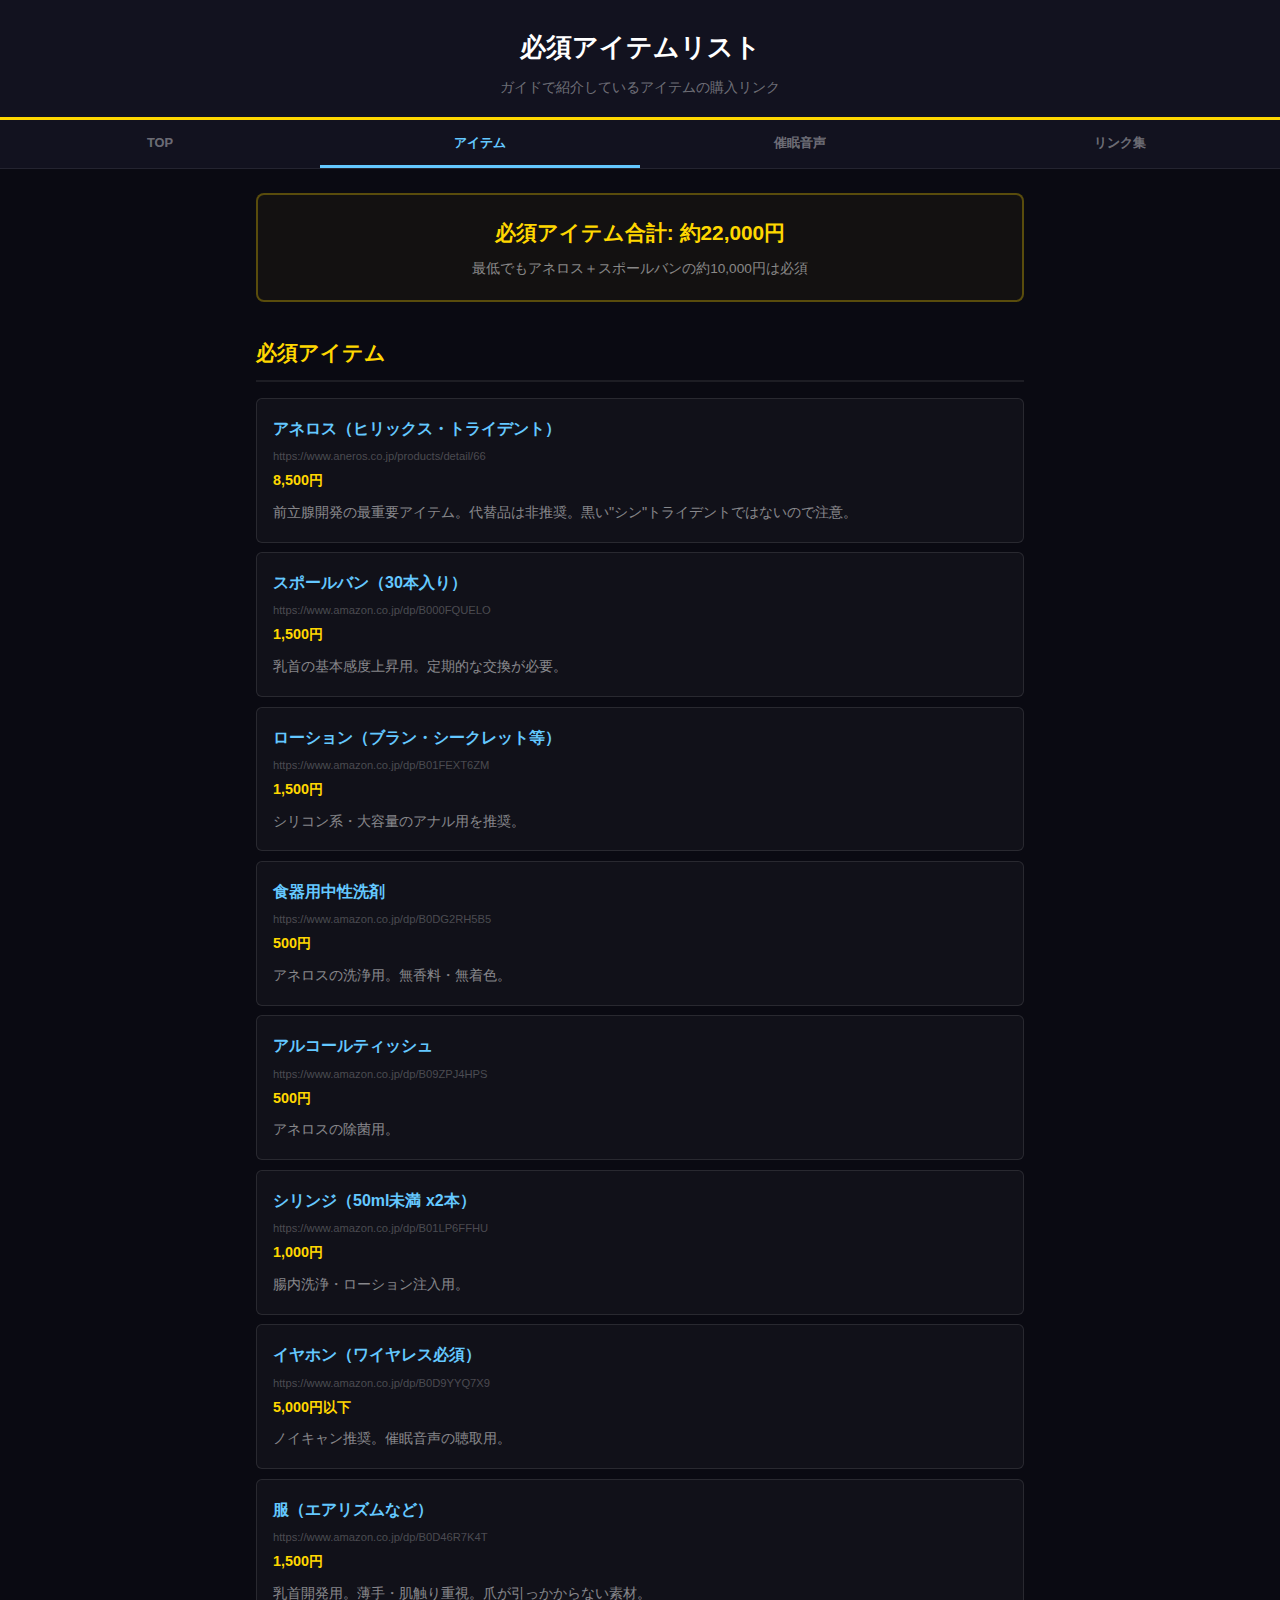
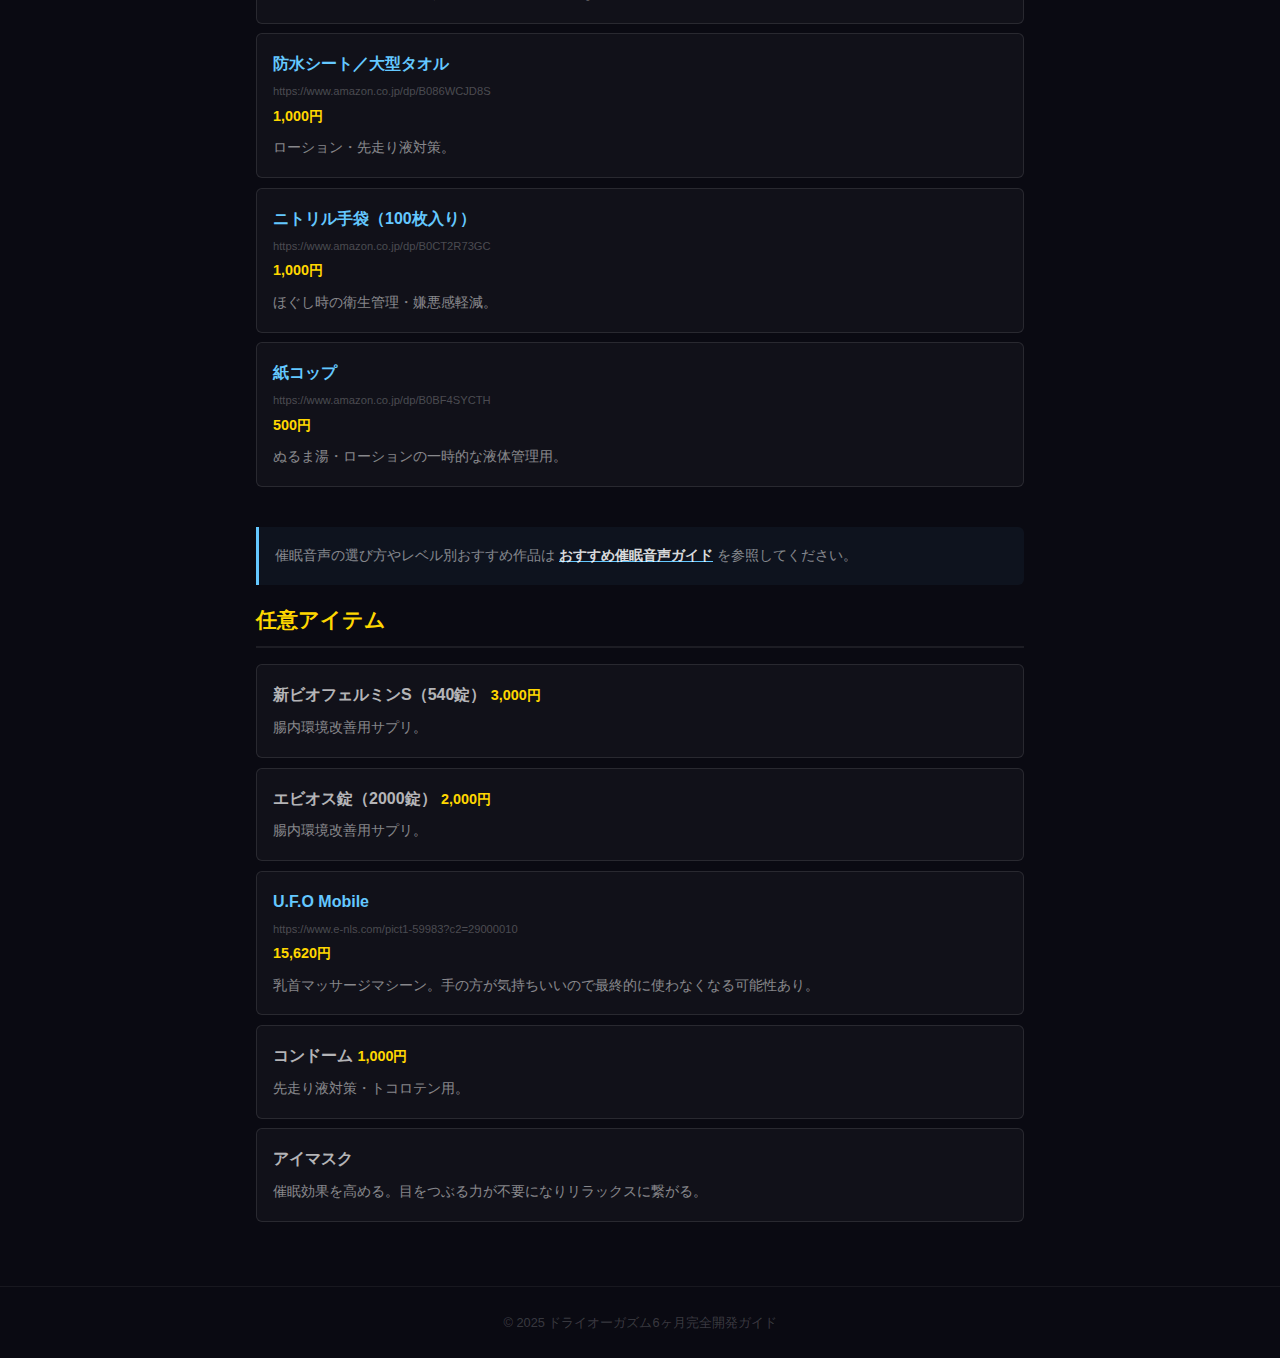
<file: src/pages/items.html>
<!DOCTYPE html>
<html lang="ja">
<head>
  <meta charset="UTF-8">
  <meta name="viewport" content="width=device-width, initial-scale=1.0">
  <meta name="robots" content="noindex, nofollow">
  <title>必須アイテムリスト - ドライオーガズムガイド</title>
  <link rel="stylesheet" href="../css/style.css">
</head>
<body>
  <header>
    <h1>必須アイテムリスト</h1>
    <p class="subtitle">ガイドで紹介しているアイテムの購入リンク</p>
  </header>
  <nav class="tab-nav">
    <a href="../index.html">TOP</a>
    <a href="items.html" class="active">アイテム</a>
    <a href="audio.html">催眠音声</a>
    <a href="links.html">リンク集</a>
  </nav>

  <main>
    <div class="summary-box">
      <p class="total">必須アイテム合計: 約22,000円</p>
      <p class="note">最低でもアネロス＋スポールバンの約10,000円は必須</p>
    </div>

    <!-- 必須アイテム -->
    <div class="section">
      <h2>必須アイテム</h2>
      <ul class="item-list">
        <li>
          <a href="https://www.aneros.co.jp/products/detail/66" target="_blank" rel="noopener noreferrer">アネロス（ヒリックス・トライデント）</a>
          <span class="url-display">https://www.aneros.co.jp/products/detail/66</span>
          <span class="price">8,500円</span>
          <span class="description">前立腺開発の最重要アイテム。代替品は非推奨。黒い"シン"トライデントではないので注意。</span>
        </li>
        <li>
          <a href="https://www.amazon.co.jp/dp/B000FQUELO" target="_blank" rel="noopener noreferrer">スポールバン（30本入り）</a>
          <span class="url-display">https://www.amazon.co.jp/dp/B000FQUELO</span>
          <span class="price">1,500円</span>
          <span class="description">乳首の基本感度上昇用。定期的な交換が必要。</span>
        </li>
        <li>
          <a href="https://www.amazon.co.jp/dp/B01FEXT6ZM" target="_blank" rel="noopener noreferrer">ローション（ブラン・シークレット等）</a>
          <span class="url-display">https://www.amazon.co.jp/dp/B01FEXT6ZM</span>
          <span class="price">1,500円</span>
          <span class="description">シリコン系・大容量のアナル用を推奨。</span>
        </li>
        <li>
          <a href="https://www.amazon.co.jp/dp/B0DG2RH5B5" target="_blank" rel="noopener noreferrer">食器用中性洗剤</a>
          <span class="url-display">https://www.amazon.co.jp/dp/B0DG2RH5B5</span>
          <span class="price">500円</span>
          <span class="description">アネロスの洗浄用。無香料・無着色。</span>
        </li>
        <li>
          <a href="https://www.amazon.co.jp/dp/B09ZPJ4HPS" target="_blank" rel="noopener noreferrer">アルコールティッシュ</a>
          <span class="url-display">https://www.amazon.co.jp/dp/B09ZPJ4HPS</span>
          <span class="price">500円</span>
          <span class="description">アネロスの除菌用。</span>
        </li>
        <li>
          <a href="https://www.amazon.co.jp/dp/B01LP6FFHU" target="_blank" rel="noopener noreferrer">シリンジ（50ml未満 x2本）</a>
          <span class="url-display">https://www.amazon.co.jp/dp/B01LP6FFHU</span>
          <span class="price">1,000円</span>
          <span class="description">腸内洗浄・ローション注入用。</span>
        </li>
        <li>
          <a href="https://www.amazon.co.jp/dp/B0D9YYQ7X9" target="_blank" rel="noopener noreferrer">イヤホン（ワイヤレス必須）</a>
          <span class="url-display">https://www.amazon.co.jp/dp/B0D9YYQ7X9</span>
          <span class="price">5,000円以下</span>
          <span class="description">ノイキャン推奨。催眠音声の聴取用。</span>
        </li>
        <li>
          <a href="https://www.amazon.co.jp/dp/B0D46R7K4T" target="_blank" rel="noopener noreferrer">服（エアリズムなど）</a>
          <span class="url-display">https://www.amazon.co.jp/dp/B0D46R7K4T</span>
          <span class="price">1,500円</span>
          <span class="description">乳首開発用。薄手・肌触り重視。爪が引っかからない素材。</span>
        </li>
        <li>
          <a href="https://www.amazon.co.jp/dp/B086WCJD8S" target="_blank" rel="noopener noreferrer">防水シート／大型タオル</a>
          <span class="url-display">https://www.amazon.co.jp/dp/B086WCJD8S</span>
          <span class="price">1,000円</span>
          <span class="description">ローション・先走り液対策。</span>
        </li>
        <li>
          <a href="https://www.amazon.co.jp/dp/B0CT2R73GC" target="_blank" rel="noopener noreferrer">ニトリル手袋（100枚入り）</a>
          <span class="url-display">https://www.amazon.co.jp/dp/B0CT2R73GC</span>
          <span class="price">1,000円</span>
          <span class="description">ほぐし時の衛生管理・嫌悪感軽減。</span>
        </li>
        <li>
          <a href="https://www.amazon.co.jp/dp/B0BF4SYCTH" target="_blank" rel="noopener noreferrer">紙コップ</a>
          <span class="url-display">https://www.amazon.co.jp/dp/B0BF4SYCTH</span>
          <span class="price">500円</span>
          <span class="description">ぬるま湯・ローションの一時的な液体管理用。</span>
        </li>
      </ul>
    </div>

    <!-- 催眠音声への導線 -->
    <div class="info-box">
      催眠音声の選び方やレベル別おすすめ作品は <a href="audio.html"><strong>おすすめ催眠音声ガイド</strong></a> を参照してください。
    </div>

    <!-- 任意アイテム -->
    <div class="section">
      <h2>任意アイテム</h2>
      <ul class="item-list">
        <li>
          <span style="font-weight: bold;">新ビオフェルミンS（540錠）</span>
          <span class="price">3,000円</span>
          <span class="description">腸内環境改善用サプリ。</span>
        </li>
        <li>
          <span style="font-weight: bold;">エビオス錠（2000錠）</span>
          <span class="price">2,000円</span>
          <span class="description">腸内環境改善用サプリ。</span>
        </li>
        <li>
          <a href="https://www.e-nls.com/pict1-59983?c2=29000010" target="_blank" rel="noopener noreferrer">U.F.O Mobile</a>
          <span class="url-display">https://www.e-nls.com/pict1-59983?c2=29000010</span>
          <span class="price">15,620円</span>
          <span class="description">乳首マッサージマシーン。手の方が気持ちいいので最終的に使わなくなる可能性あり。</span>
        </li>
        <li>
          <span style="font-weight: bold;">コンドーム</span>
          <span class="price">1,000円</span>
          <span class="description">先走り液対策・トコロテン用。</span>
        </li>
        <li>
          <span style="font-weight: bold;">アイマスク</span>
          <span class="description">催眠効果を高める。目をつぶる力が不要になりリラックスに繋がる。</span>
        </li>
      </ul>
    </div>
  </main>

  <footer>
    <p>&copy; 2025 ドライオーガズム6ヶ月完全開発ガイド</p>
  </footer>
</body>
</html>
</file>
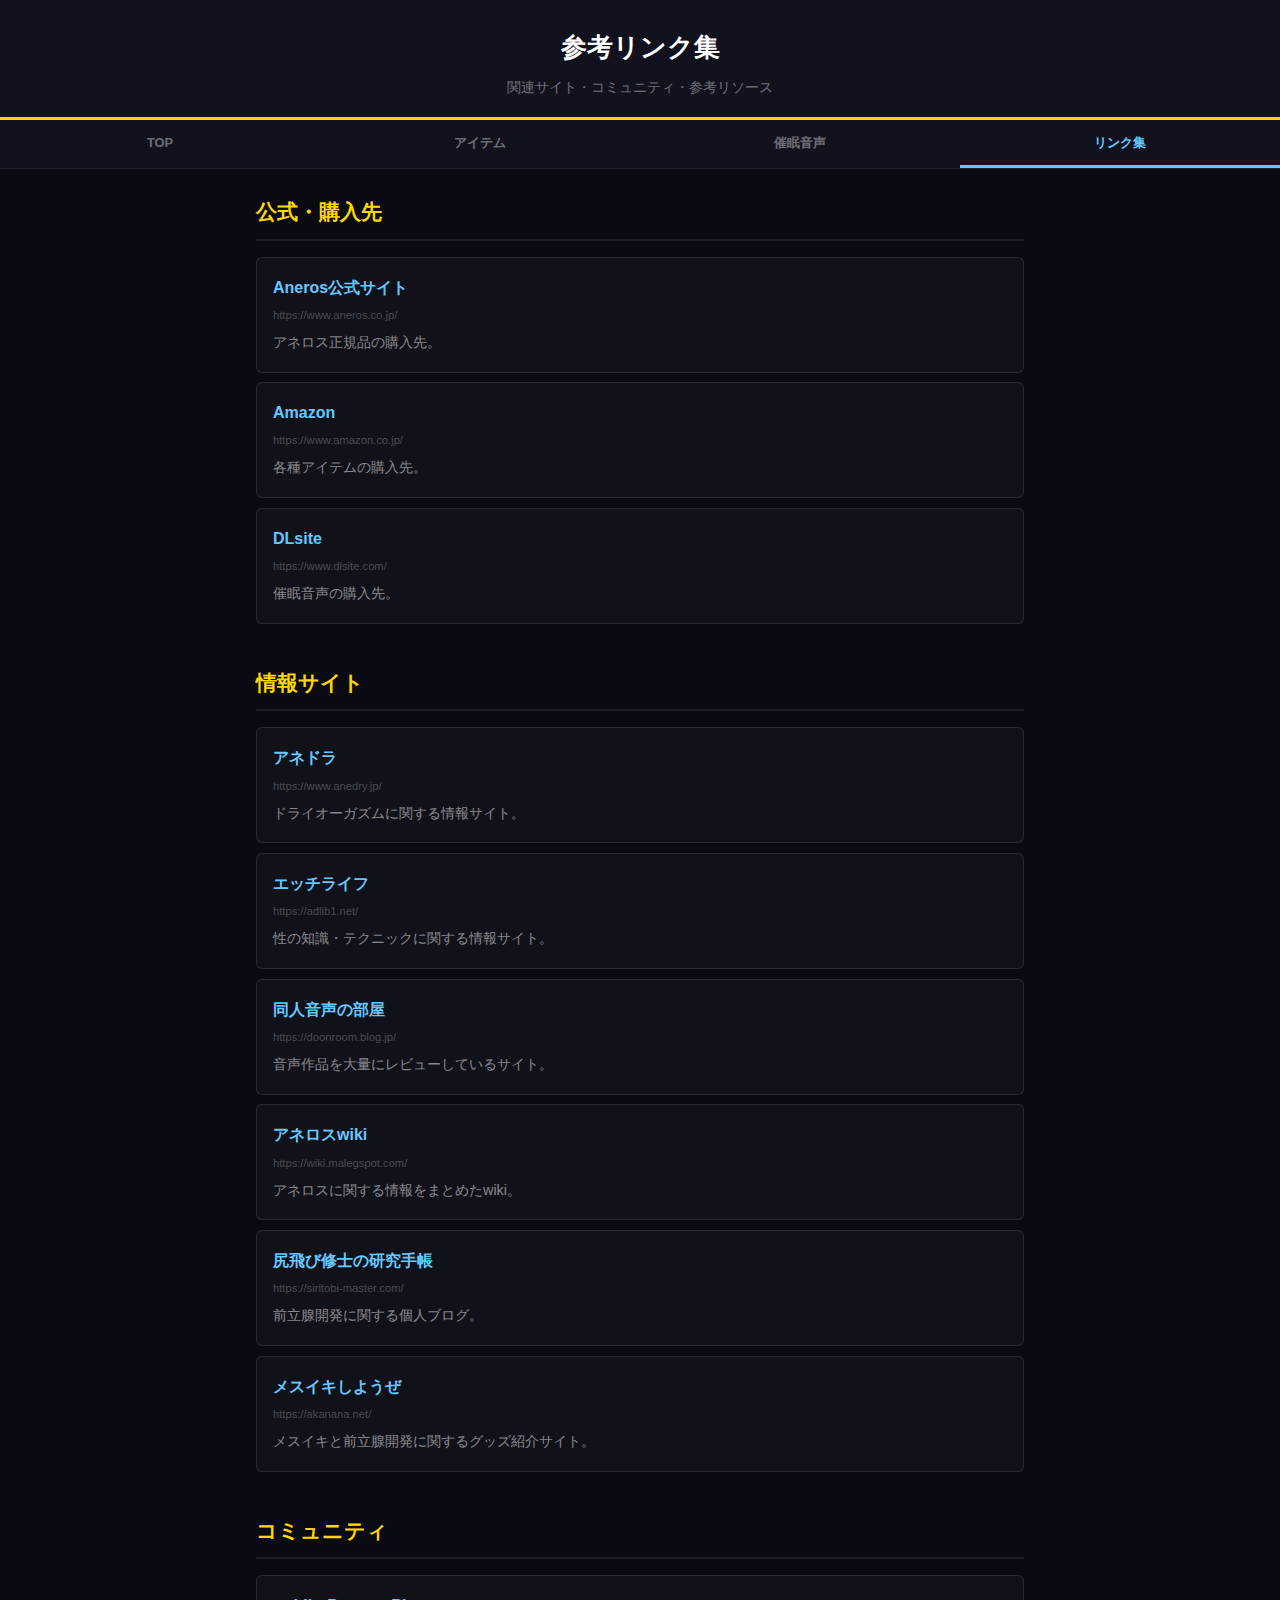
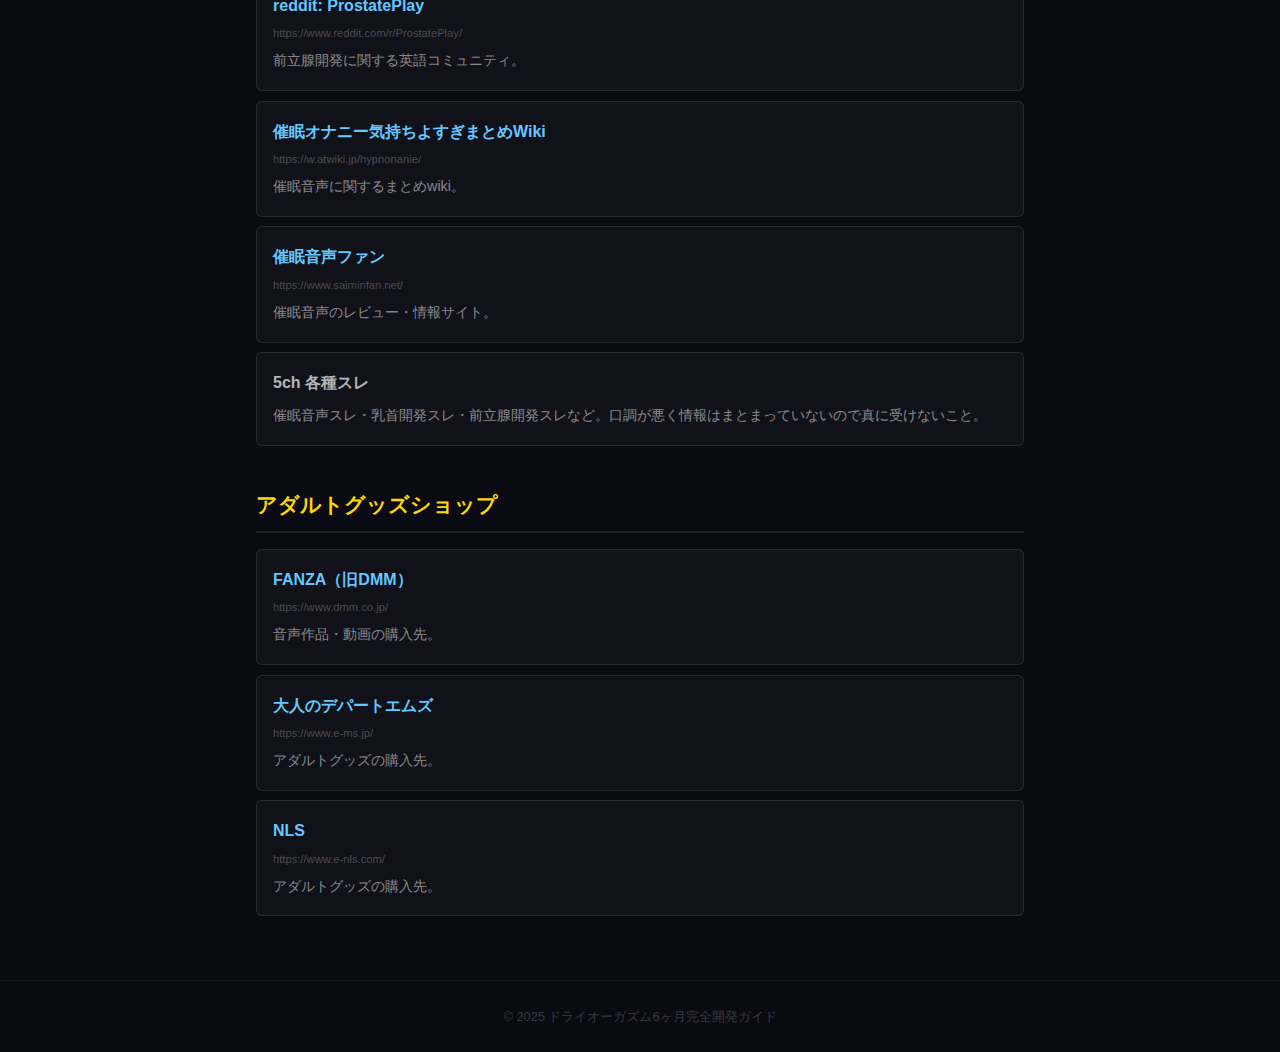
<file: src/pages/links.html>
<!DOCTYPE html>
<html lang="ja">
<head>
  <meta charset="UTF-8">
  <meta name="viewport" content="width=device-width, initial-scale=1.0">
  <meta name="robots" content="noindex, nofollow">
  <title>参考リンク集 - ドライオーガズムガイド</title>
  <link rel="stylesheet" href="../css/style.css">
</head>
<body>
  <header>
    <h1>参考リンク集</h1>
    <p class="subtitle">関連サイト・コミュニティ・参考リソース</p>
  </header>

  <nav class="tab-nav">
    <a href="../index.html">TOP</a>
    <a href="items.html">アイテム</a>
    <a href="audio.html">催眠音声</a>
    <a href="links.html" class="active">リンク集</a>
  </nav>

  <main>
    <!-- 公式・購入先 -->
    <div class="section">
      <h2>公式・購入先</h2>
      <ul class="item-list">
        <li>
          <a href="https://www.aneros.co.jp/" target="_blank" rel="noopener noreferrer">Aneros公式サイト</a>
          <span class="url-display">https://www.aneros.co.jp/</span>
          <span class="description">アネロス正規品の購入先。</span>
        </li>
        <li>
          <a href="https://www.amazon.co.jp/" target="_blank" rel="noopener noreferrer">Amazon</a>
          <span class="url-display">https://www.amazon.co.jp/</span>
          <span class="description">各種アイテムの購入先。</span>
        </li>
        <li>
          <a href="https://www.dlsite.com/" target="_blank" rel="noopener noreferrer">DLsite</a>
          <span class="url-display">https://www.dlsite.com/</span>
          <span class="description">催眠音声の購入先。</span>
        </li>
      </ul>
    </div>

    <!-- 情報サイト -->
    <div class="section">
      <h2>情報サイト</h2>
      <ul class="item-list">
        <li>
          <a href="https://www.anedry.jp/" target="_blank" rel="noopener noreferrer">アネドラ</a>
          <span class="url-display">https://www.anedry.jp/</span>
          <span class="description">ドライオーガズムに関する情報サイト。</span>
        </li>
        <li>
          <a href="https://adlib1.net/" target="_blank" rel="noopener noreferrer">エッチライフ</a>
          <span class="url-display">https://adlib1.net/</span>
          <span class="description">性の知識・テクニックに関する情報サイト。</span>
        </li>
        <li>
          <a href="https://doonroom.blog.jp/" target="_blank" rel="noopener noreferrer">同人音声の部屋</a>
          <span class="url-display">https://doonroom.blog.jp/</span>
          <span class="description">音声作品を大量にレビューしているサイト。</span>
        </li>
        <li>
          <a href="https://wiki.malegspot.com/index.php?title=Main_Page" target="_blank" rel="noopener noreferrer">アネロスwiki</a>
          <span class="url-display">https://wiki.malegspot.com/</span>
          <span class="description">アネロスに関する情報をまとめたwiki。</span>
        </li>
        <li>
          <a href="https://siritobi-master.com/" target="_blank" rel="noopener noreferrer">尻飛び修士の研究手帳</a>
          <span class="url-display">https://siritobi-master.com/</span>
          <span class="description">前立腺開発に関する個人ブログ。</span>
        </li>
        <li>
          <a href="https://akanana.net/" target="_blank" rel="noopener noreferrer">メスイキしようぜ</a>
          <span class="url-display">https://akanana.net/</span>
          <span class="description">メスイキと前立腺開発に関するグッズ紹介サイト。</span>
        </li>
      </ul>
    </div>

    <!-- コミュニティ -->
    <div class="section">
      <h2>コミュニティ</h2>
      <ul class="item-list">
        <li>
          <a href="https://www.reddit.com/r/ProstatePlay/" target="_blank" rel="noopener noreferrer">reddit: ProstatePlay</a>
          <span class="url-display">https://www.reddit.com/r/ProstatePlay/</span>
          <span class="description">前立腺開発に関する英語コミュニティ。</span>
        </li>
        <li>
          <a href="https://w.atwiki.jp/hypnonanie/" target="_blank" rel="noopener noreferrer">催眠オナニー気持ちよすぎまとめWiki</a>
          <span class="url-display">https://w.atwiki.jp/hypnonanie/</span>
          <span class="description">催眠音声に関するまとめwiki。</span>
        </li>
        <li>
          <a href="https://www.saiminfan.net/" target="_blank" rel="noopener noreferrer">催眠音声ファン</a>
          <span class="url-display">https://www.saiminfan.net/</span>
          <span class="description">催眠音声のレビュー・情報サイト。</span>
        </li>
        <li>
          <span style="font-weight: bold;">5ch 各種スレ</span>
          <span class="description">催眠音声スレ・乳首開発スレ・前立腺開発スレなど。口調が悪く情報はまとまっていないので真に受けないこと。</span>
        </li>
      </ul>
    </div>

    <!-- ショップ -->
    <div class="section">
      <h2>アダルトグッズショップ</h2>
      <ul class="item-list">
        <li>
          <a href="https://www.dmm.co.jp/" target="_blank" rel="noopener noreferrer">FANZA（旧DMM）</a>
          <span class="url-display">https://www.dmm.co.jp/</span>
          <span class="description">音声作品・動画の購入先。</span>
        </li>
        <li>
          <a href="https://www.e-ms.jp/" target="_blank" rel="noopener noreferrer">大人のデパートエムズ</a>
          <span class="url-display">https://www.e-ms.jp/</span>
          <span class="description">アダルトグッズの購入先。</span>
        </li>
        <li>
          <a href="https://www.e-nls.com/" target="_blank" rel="noopener noreferrer">NLS</a>
          <span class="url-display">https://www.e-nls.com/</span>
          <span class="description">アダルトグッズの購入先。</span>
        </li>
      </ul>
    </div>
  </main>

  <footer>
    <p>&copy; 2025 ドライオーガズム6ヶ月完全開発ガイド</p>
  </footer>
</body>
</html>
</file>
<file: src/css/style.css>
/* ===== Reset & Base ===== */
*, *::before, *::after {
  margin: 0;
  padding: 0;
  box-sizing: border-box;
}

html {
  font-size: 16px;
  scroll-behavior: smooth;
}

body {
  font-family: "Helvetica Neue", Arial, "Hiragino Kaku Gothic ProN", "Hiragino Sans", Meiryo, sans-serif;
  line-height: 1.8;
  color: rgba(255, 255, 255, 0.7);
  background-color: #0a0a12;
  min-height: 100vh;
  display: flex;
  flex-direction: column;
}

a {
  color: #64c8ff;
}

/* ===== Cover Image ===== */
.cover-image {
  text-align: center;
  background: #12121f;
  padding: 2rem 1rem 0;
}

.cover-image img {
  max-width: 280px;
  width: 100%;
  height: auto;
  border-radius: 8px;
  box-shadow: 0 4px 20px rgba(255, 215, 0, 0.15);
}

/* ===== Header ===== */
header {
  text-align: center;
  padding: 1.5rem 1rem 1rem;
  background: #12121f;
  border-bottom: 3px solid #ffd700;
}

header h1 {
  font-size: 1.6rem;
  color: #fff;
  margin-bottom: 0.3rem;
}

header .subtitle {
  font-size: 0.9rem;
  color: rgba(255, 255, 255, 0.4);
}

/* ===== Tab Navigation ===== */
.tab-nav {
  display: flex;
  background: #12121f;
  border-bottom: 1px solid rgba(255, 255, 255, 0.08);
  position: sticky;
  top: 0;
  z-index: 100;
}

.tab-nav a {
  flex: 1;
  text-align: center;
  padding: 0.7rem 0.4rem;
  font-size: 0.8rem;
  font-weight: bold;
  color: rgba(255, 255, 255, 0.4);
  text-decoration: none;
  border-bottom: 3px solid transparent;
  transition: color 0.2s, border-color 0.2s;
}

.tab-nav a:hover {
  color: rgba(255, 255, 255, 0.7);
  border-bottom-color: rgba(255, 255, 255, 0.15);
}

.tab-nav a.active {
  color: #64c8ff;
  border-bottom-color: #64c8ff;
}

/* ===== Main ===== */
main {
  flex: 1;
  max-width: 800px;
  margin: 0 auto;
  padding: 1.5rem 1rem;
  width: 100%;
}

.intro {
  text-align: center;
  margin-bottom: 2.5rem;
  color: rgba(255, 255, 255, 0.4);
  font-size: 0.95rem;
}

/* ===== Card Navigation (index only) ===== */
.card-nav {
  display: flex;
  flex-direction: column;
  gap: 1rem;
}

.card {
  display: block;
  padding: 1.5rem;
  background: rgba(255, 215, 0, 0.04);
  border: 1px solid rgba(255, 215, 0, 0.15);
  border-left: 4px solid #ffd700;
  border-radius: 6px;
  text-decoration: none;
  color: inherit;
  transition: border-color 0.2s, transform 0.2s;
}

.card:hover {
  border-left-color: #64c8ff;
  border-color: rgba(100, 200, 255, 0.18);
  transform: translateX(4px);
}

.card h2 {
  font-size: 1.1rem;
  color: #fff;
  margin-bottom: 0.3rem;
}

.card p {
  font-size: 0.85rem;
  color: rgba(255, 255, 255, 0.4);
}

/* ===== Content Pages ===== */
.section {
  margin-bottom: 2.5rem;
}

.section h2 {
  font-size: 1.3rem;
  color: #ffd700;
  margin-bottom: 1rem;
  padding-bottom: 0.5rem;
  border-bottom: 2px solid rgba(255, 255, 255, 0.08);
}

.section h3 {
  font-size: 1.05rem;
  color: rgba(255, 255, 255, 0.85);
  margin-bottom: 0.8rem;
  margin-top: 1.2rem;
}

.item-list {
  list-style: none;
}

.item-list li {
  padding: 1rem;
  margin-bottom: 0.6rem;
  background: rgba(255, 255, 255, 0.03);
  border: 1px solid rgba(255, 255, 255, 0.1);
  border-radius: 6px;
}

.item-list li a {
  color: #64c8ff;
  text-decoration: none;
  font-weight: bold;
}

.item-list li a:hover {
  text-decoration: underline;
}

.item-list li .url-display {
  display: block;
  font-size: 0.7rem;
  color: rgba(255, 255, 255, 0.25);
  word-break: break-all;
  margin-top: 0.15rem;
}

.item-list li .description {
  display: block;
  margin-top: 0.3rem;
  font-size: 0.9rem;
  color: rgba(255, 255, 255, 0.5);
}

.item-list li .note {
  display: block;
  margin-top: 0.3rem;
  font-size: 0.8rem;
  color: rgba(255, 255, 255, 0.3);
  font-style: italic;
}

/* ===== Level Badge ===== */
.level-badge {
  display: inline-block;
  padding: 0.15rem 0.6rem;
  border-radius: 4px;
  font-size: 0.75rem;
  font-weight: bold;
  margin-right: 0.5rem;
  vertical-align: middle;
}

.level-badge.beginner {
  background: rgba(120, 220, 180, 0.15);
  color: #78dcb4;
}

.level-badge.intermediate {
  background: rgba(255, 158, 0, 0.15);
  color: #ff9e00;
}

.level-badge.advanced {
  background: rgba(255, 107, 107, 0.15);
  color: #ff6b6b;
}

/* ===== Price & Badge ===== */
.price {
  display: inline-block;
  color: #ffd700;
  font-weight: bold;
  font-size: 0.9rem;
}

.free-badge {
  display: inline-block;
  padding: 0.1rem 0.5rem;
  border-radius: 4px;
  font-size: 0.75rem;
  font-weight: bold;
  background: rgba(120, 220, 180, 0.15);
  color: #78dcb4;
}

.circle-name {
  display: block;
  font-size: 0.8rem;
  color: rgba(255, 255, 255, 0.3);
  margin-top: 0.1rem;
}

/* ===== Summary Box ===== */
.summary-box {
  padding: 1.2rem;
  background: rgba(255, 215, 0, 0.04);
  border: 2px solid rgba(255, 215, 0, 0.3);
  border-radius: 8px;
  margin-bottom: 2rem;
  text-align: center;
}

.summary-box .total {
  font-size: 1.3rem;
  font-weight: bold;
  color: #ffd700;
}

.summary-box .note {
  font-size: 0.85rem;
  color: rgba(255, 255, 255, 0.5);
  margin-top: 0.3rem;
}

/* ===== Tips List ===== */
.tips-list {
  list-style: none;
  counter-reset: tips;
}

.tips-list li {
  padding: 0.6rem 0.6rem 0.6rem 2.5rem;
  margin-bottom: 0.5rem;
  position: relative;
  color: rgba(255, 255, 255, 0.7);
  font-size: 0.9rem;
}

.tips-list li::before {
  counter-increment: tips;
  content: counter(tips);
  position: absolute;
  left: 0.6rem;
  top: 0.6rem;
  width: 1.4rem;
  height: 1.4rem;
  background: #64c8ff;
  color: #0a0a12;
  font-size: 0.75rem;
  font-weight: bold;
  border-radius: 50%;
  display: flex;
  align-items: center;
  justify-content: center;
}

/* ===== Info Box ===== */
.info-box {
  padding: 1rem;
  background: rgba(100, 200, 255, 0.05);
  border-left: 3px solid #64c8ff;
  border-radius: 0 6px 6px 0;
  margin-bottom: 1rem;
  font-size: 0.9rem;
  color: rgba(255, 255, 255, 0.5);
}

.info-box strong {
  color: rgba(255, 255, 255, 0.85);
}

/* ===== Warning Box ===== */
.warning-box {
  padding: 1rem;
  background: rgba(255, 158, 0, 0.05);
  border-left: 3px solid #ff9e00;
  border-radius: 0 6px 6px 0;
  margin-bottom: 1rem;
  font-size: 0.9rem;
  color: rgba(255, 255, 255, 0.6);
}

.warning-box strong {
  color: #ffd700;
}

.warning-box ul {
  margin: 0.5rem 0 0 1.2rem;
  color: rgba(255, 255, 255, 0.45);
  font-size: 0.85rem;
}

.warning-box ul li {
  margin-bottom: 0.2rem;
}

/* ===== Footer ===== */
footer {
  text-align: center;
  padding: 1.5rem 1rem;
  border-top: 1px solid rgba(255, 255, 255, 0.06);
  font-size: 0.8rem;
  color: rgba(255, 255, 255, 0.2);
}

footer a {
  color: #64c8ff;
  text-decoration: none;
}

footer a:hover {
  text-decoration: underline;
}

/* ===== Responsive ===== */
@media (max-width: 600px) {
  .cover-image {
    padding: 1.5rem 1rem 0;
  }

  .cover-image img {
    max-width: 200px;
  }

  header h1 {
    font-size: 1.3rem;
  }

  main {
    padding: 1.2rem 0.8rem;
  }

  .tab-nav a {
    font-size: 0.7rem;
    padding: 0.6rem 0.2rem;
  }

  .card {
    padding: 1.2rem;
  }
}
</file>
